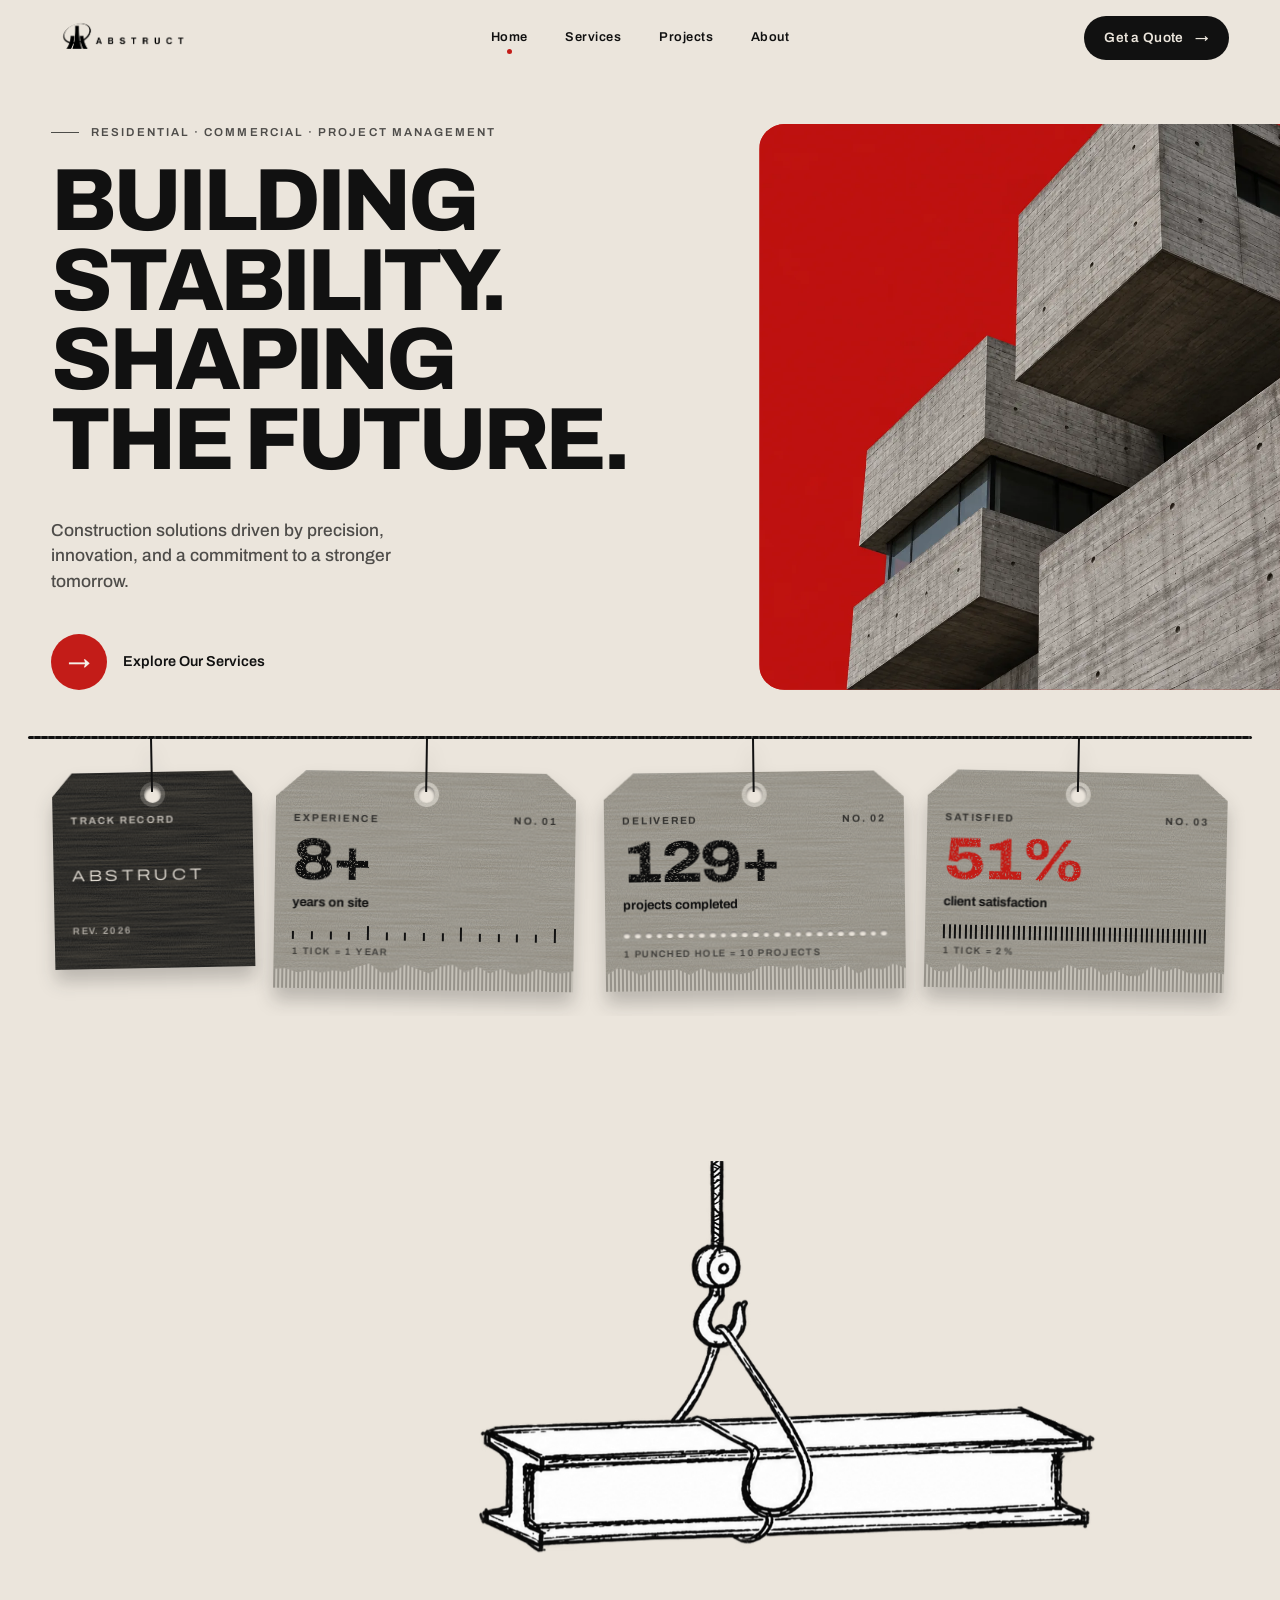
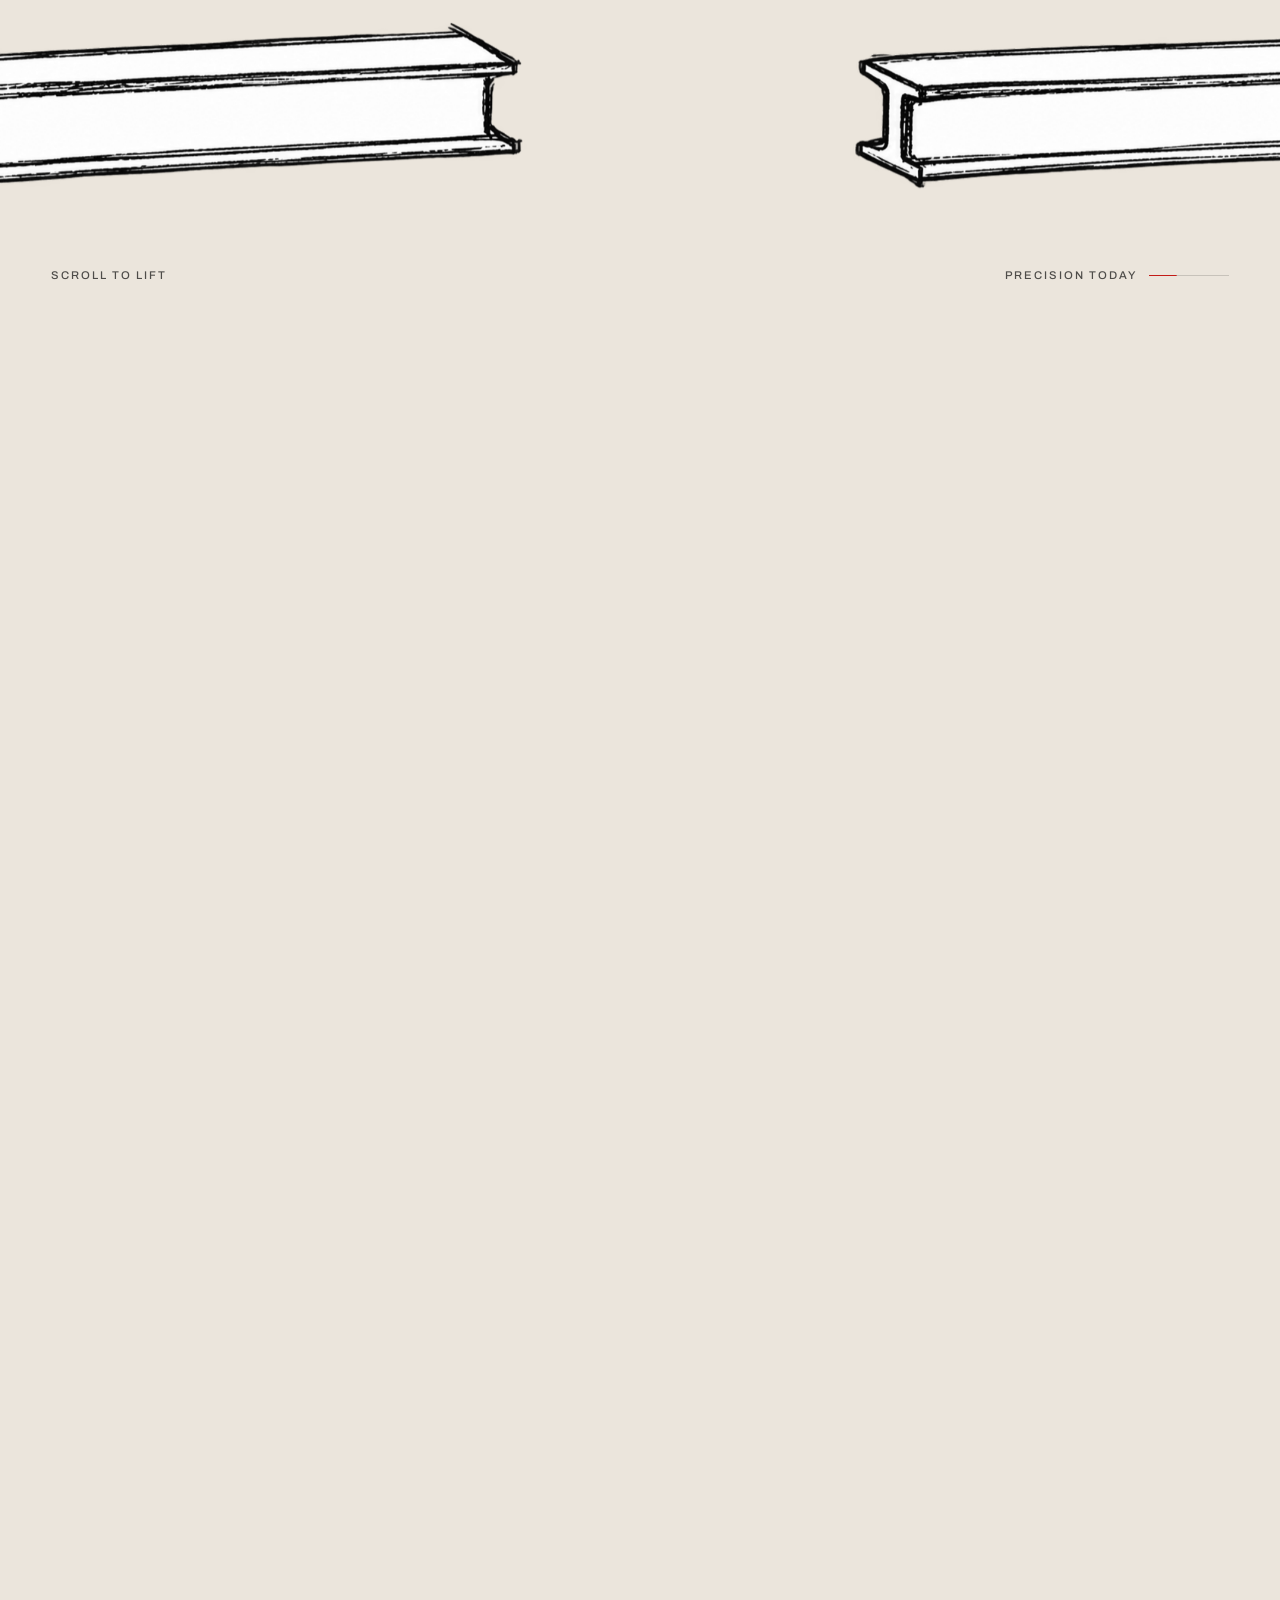
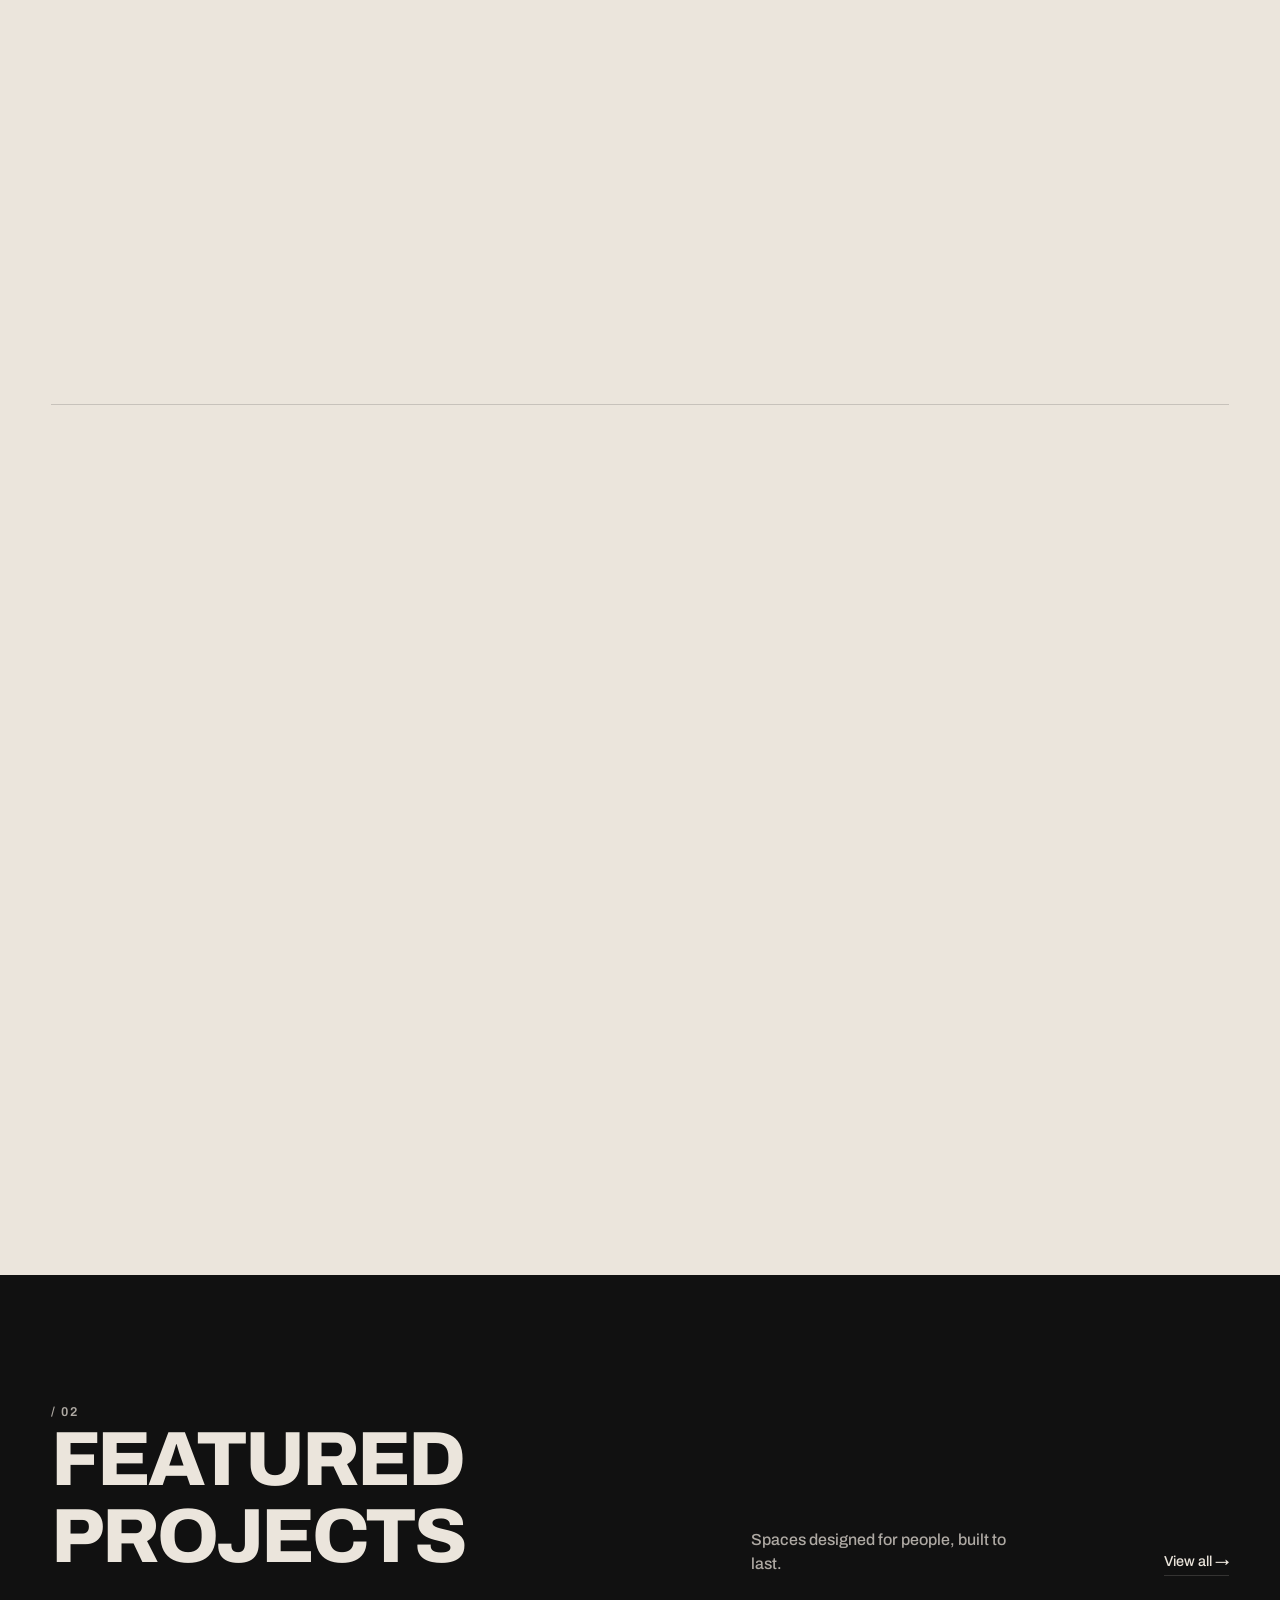
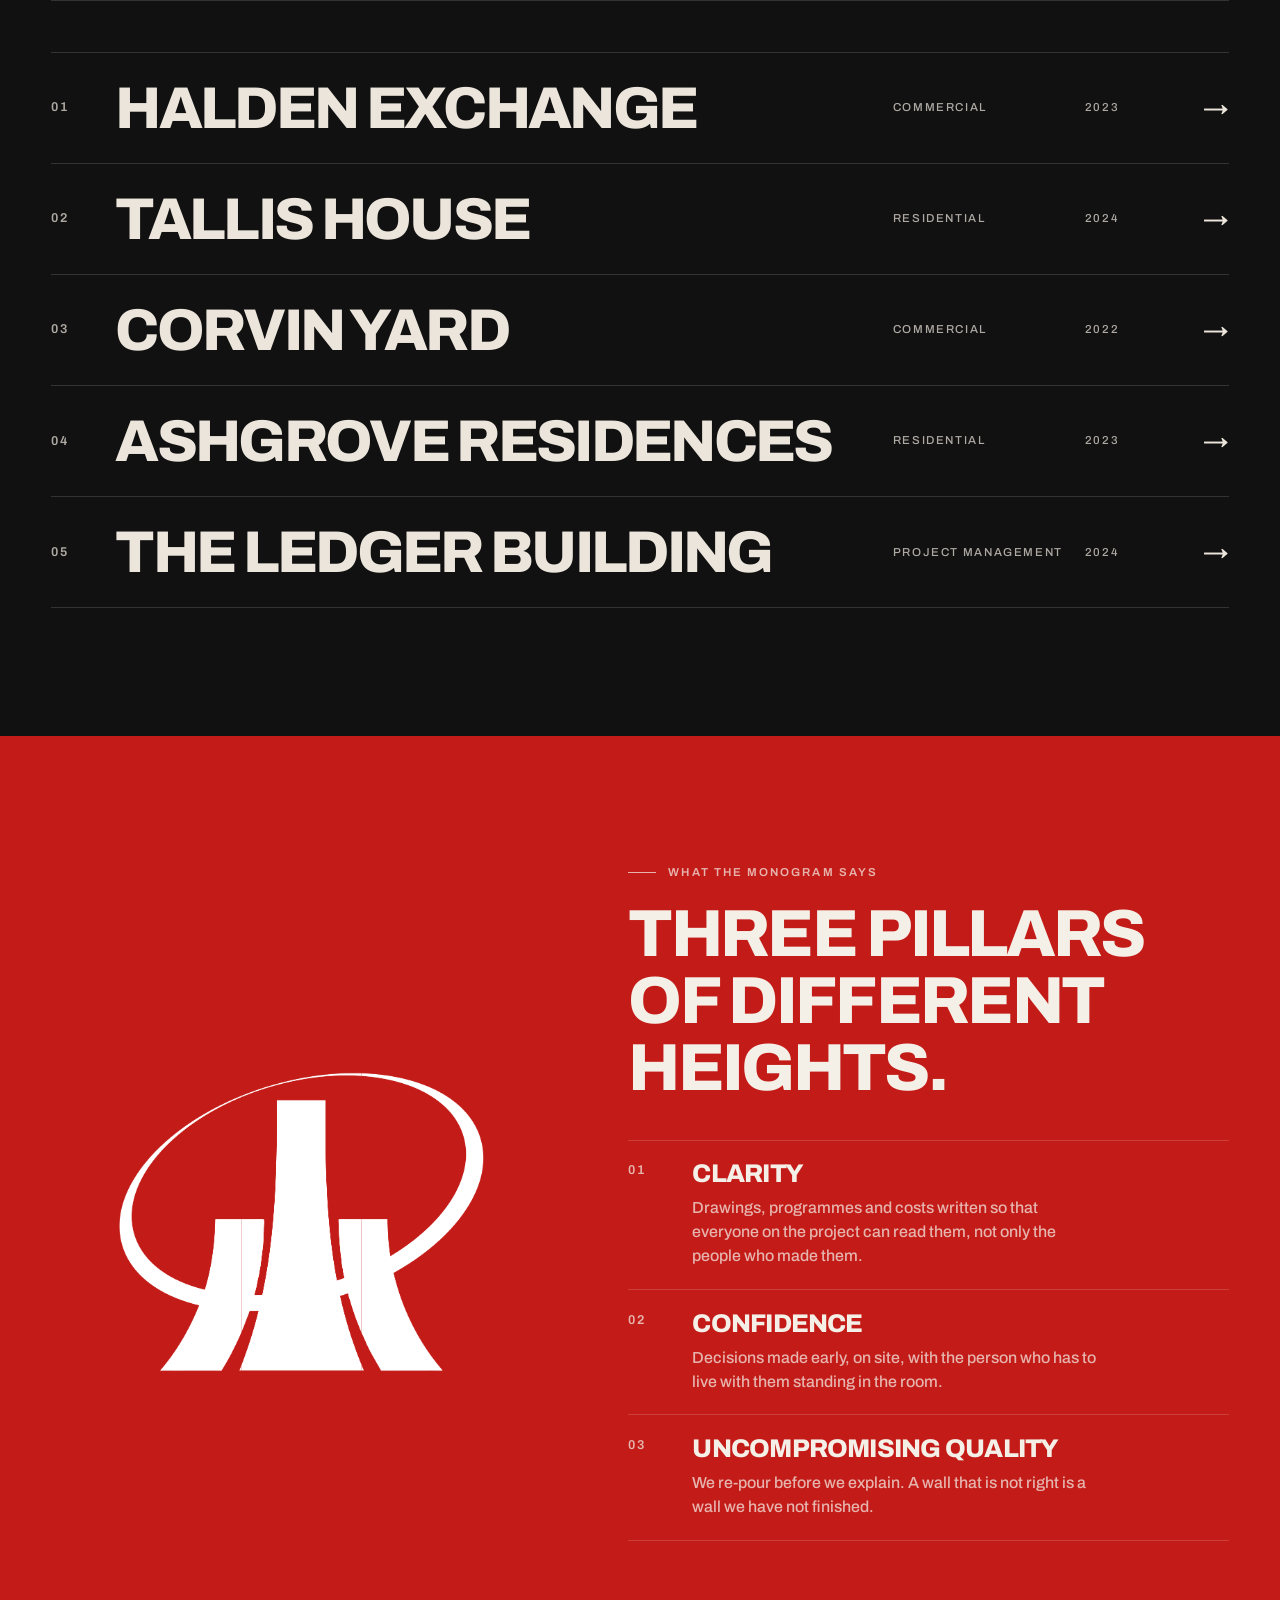
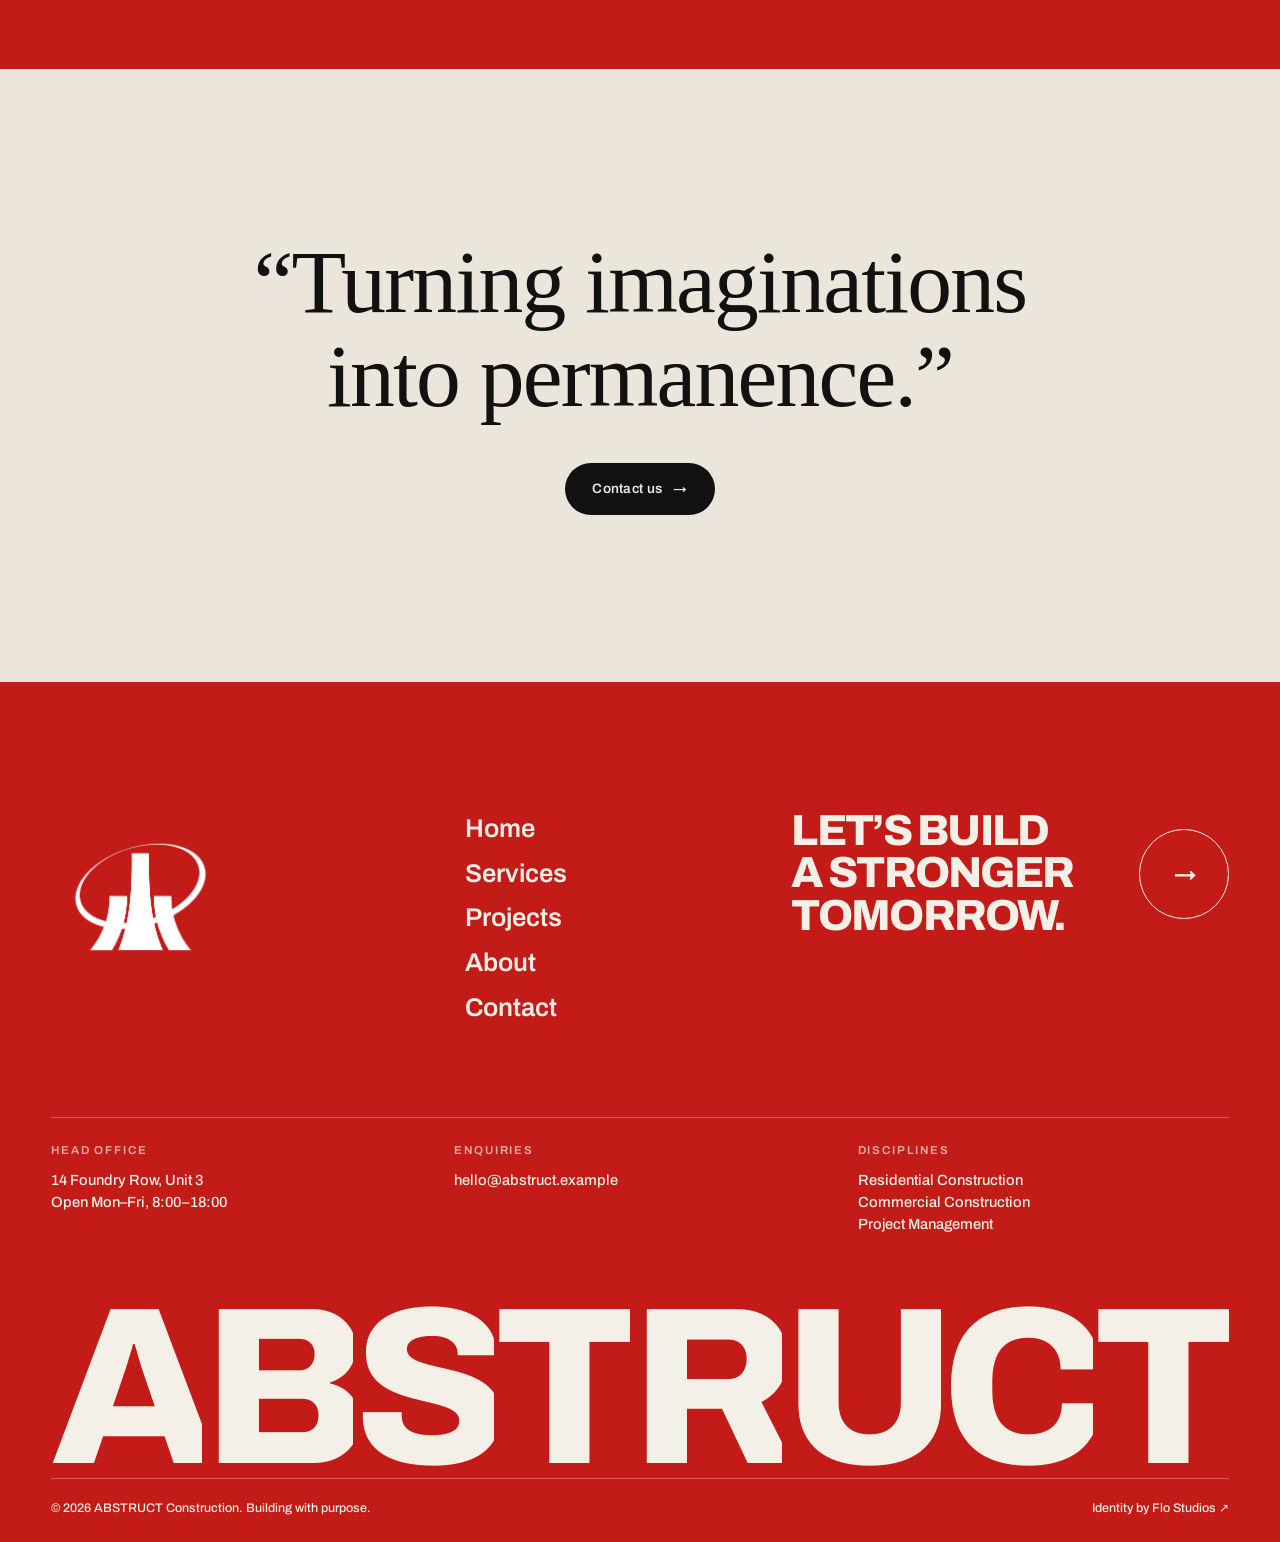
<file: index.html>
<!doctype html>
<html lang="en">
<head>
  <meta charset="utf-8">
  <meta name="viewport" content="width=device-width, initial-scale=1">
  <title>ABSTRUCT Construction | Building stability. Shaping the future.</title>
  <meta name="description" content="ABSTRUCT Construction: residential and commercial construction and project management, built on precision, integrity and lasting quality.">
  <meta name="theme-color" content="#EBE5DC">
  <script>document.documentElement.classList.add('js')</script>
  <link rel="preconnect" href="https://fonts.googleapis.com">
  <link rel="preconnect" href="https://fonts.gstatic.com" crossorigin>
  <link href="https://fonts.googleapis.com/css2?family=Archivo:wdth,wght@62..125,100..900&family=Libre+Caslon+Condensed:wght@400;700&display=swap" rel="stylesheet">
  <link rel="preload" as="image" href="assets/img/projects/hero.webp" type="image/webp" fetchpriority="high">
  <link rel="stylesheet" href="css/base.css">
  <link rel="stylesheet" href="css/home.css">
</head>
<body data-page="home" data-theme="light">
<main id="main">

  <section class="hero" id="hero" data-theme="light">
    <div class="wrap hero__grid">
      <div class="hero__copy">
        <p class="label rv">Residential · Commercial · Project Management</p>
        <h1 class="display hero__h" data-in>
          <span class="ln"><span style="--i:0">Building</span></span>
          <span class="ln"><span style="--i:1">Stability.</span></span>
          <span class="ln"><span style="--i:2">Shaping</span></span>
          <span class="ln"><span style="--i:3">the Future.</span></span>
        </h1>
        <p class="hero__p rv" style="--d:.5s">Construction solutions driven by precision, innovation, and a commitment to a stronger tomorrow.</p>
        <a class="hero__go rv" style="--d:.6s" href="services.html"><i class="circle" aria-hidden="true">→</i><span>Explore Our Services</span></a>
      </div>
      <div class="hero__art" id="heroArt"></div>
    </div>
    <div class="wrap hero__tags" data-tags></div>
  </section>

  <section class="beam" id="beam" data-theme="light" aria-label="We build trust">
    <div class="beam__stick">
      <figure class="beam__fig" id="beamFig" role="img" aria-label="We build trust. A hand-drawn steel beam is lowered by a crane onto two beams, sparks fly, and the words land.">
        <span class="layer" data-l="left"><img src="assets/img/beams/beams-left.png" alt="" decoding="async"></span>
        <span class="layer" data-l="right"><img src="assets/img/beams/beams-right.png" alt="" decoding="async"></span>
        <span class="layer layer--rope" data-l="rope"><img src="assets/img/beams/beams-rope.png" alt="" decoding="async"></span>
        <span class="layer" data-l="asm"><img src="assets/img/beams/beams-asm.png" alt="" decoding="async"></span>
        <span class="layer" data-l="we"><img src="assets/img/beams/beams-we.png" alt="" decoding="async"></span>
        <span class="layer" data-l="build"><img src="assets/img/beams/beams-build.png" alt="" decoding="async"></span>
        <span class="layer" data-l="trust"><img src="assets/img/beams/beams-trust.png" alt="" decoding="async"></span>
        <span class="spark spark--l" aria-hidden="true"></span>
        <span class="spark spark--r" aria-hidden="true"></span>
      </figure>
      <p class="beam__cap" aria-hidden="true"><span>Scroll to lift</span><span>Precision today<i class="beam__bar" id="beamBar"></i></span></p>
    </div>
  </section>

  <section class="sec" id="services" data-theme="light">
    <div class="wrap">
      <div class="sec__head">
        <div class="rv"><p class="idx">/ 01</p><h2 class="big">Our Services</h2></div>
        <div class="sec__side rv" style="--d:.1s">
          <p>From vision to structure, we deliver end-to-end construction solutions tailored to your needs.</p>
          <a class="link-line" href="services.html">View all →</a>
        </div>
      </div>
      <ul class="svc" id="svc" data-in aria-label="Services"></ul>
    </div>
  </section>

  <section class="sec" id="work" data-theme="dark">
    <div class="wrap">
      <div class="sec__head">
        <div class="rv"><p class="idx">/ 02</p><h2 class="big">Featured Projects</h2></div>
        <div class="sec__side rv" style="--d:.1s">
          <p>Spaces designed for people, built to last.</p>
          <a class="link-line" href="projects.html">View all →</a>
        </div>
      </div>
      <ul class="plist rv" id="plist"></ul>
    </div>
    <div class="peek" id="peek" aria-hidden="true"></div>
  </section>

  <section class="pillars" id="pillars" data-theme="red">
    <div class="wrap pillars__grid">
      <div class="mono" id="mono" data-in role="img" aria-label="ABSTRUCT monogram: three pillars of different heights rising through an open arc">
        <img src="assets/img/brand/logo-white.png" alt="" loading="lazy">
        <img src="assets/img/brand/logo-white.png" alt="" loading="lazy">
        <img src="assets/img/brand/logo-white.png" alt="" loading="lazy">
      </div>
      <div>
        <p class="label rv">What the monogram says</p>
        <h2 class="big rv" style="--d:.05s">Three pillars of different heights.</h2>
        <ol class="vals" id="vals"></ol>
      </div>
    </div>
  </section>

  <section class="quote" data-theme="light" aria-label="Closing statement">
    <div class="wrap">
      <blockquote class="rv">“Turning imaginations into permanence.”</blockquote>
      <a class="btn rv" style="--d:.15s" href="contact.html">Contact us <span class="arr" aria-hidden="true">→</span></a>
    </div>
  </section>

</main>
<script src="js/core.js"></script>
<script src="js/tags.js"></script>
<script src="js/data.js"></script>
<script src="js/home.js"></script>
</body>
</html>
</file>
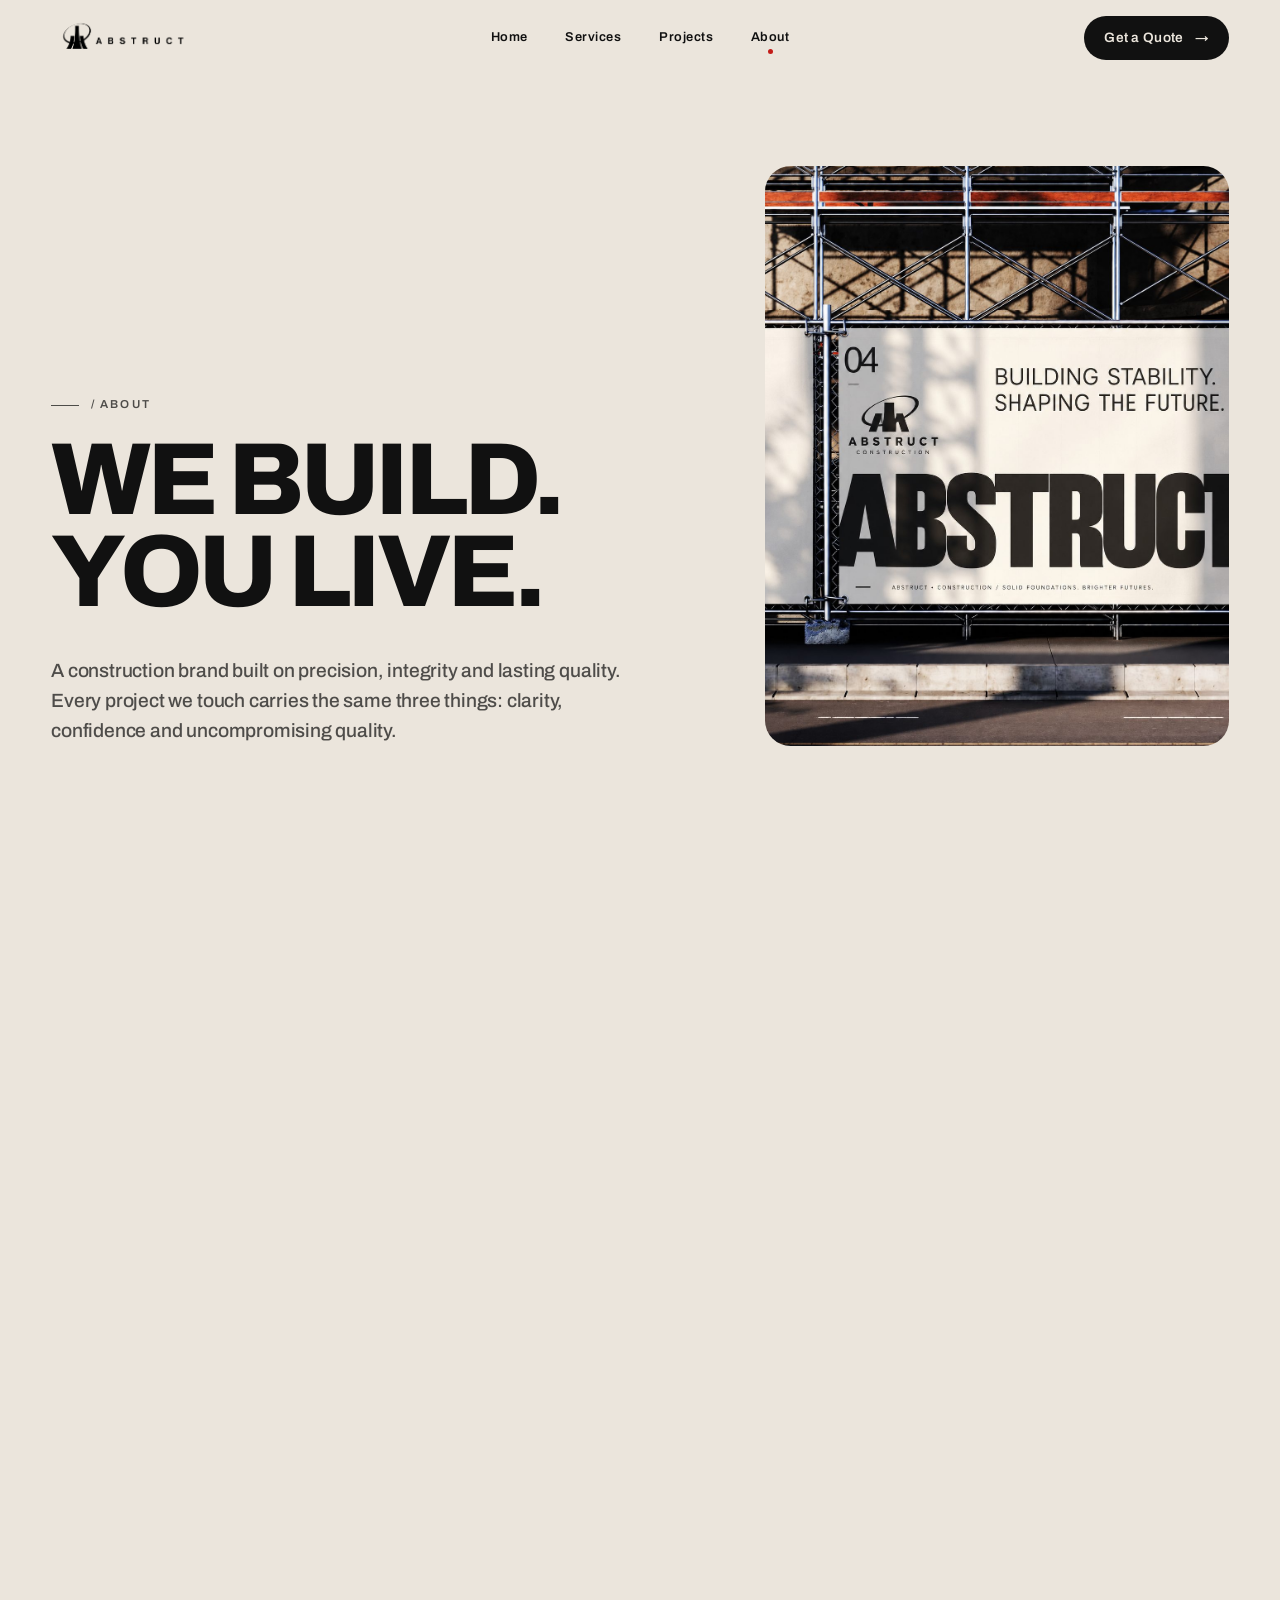
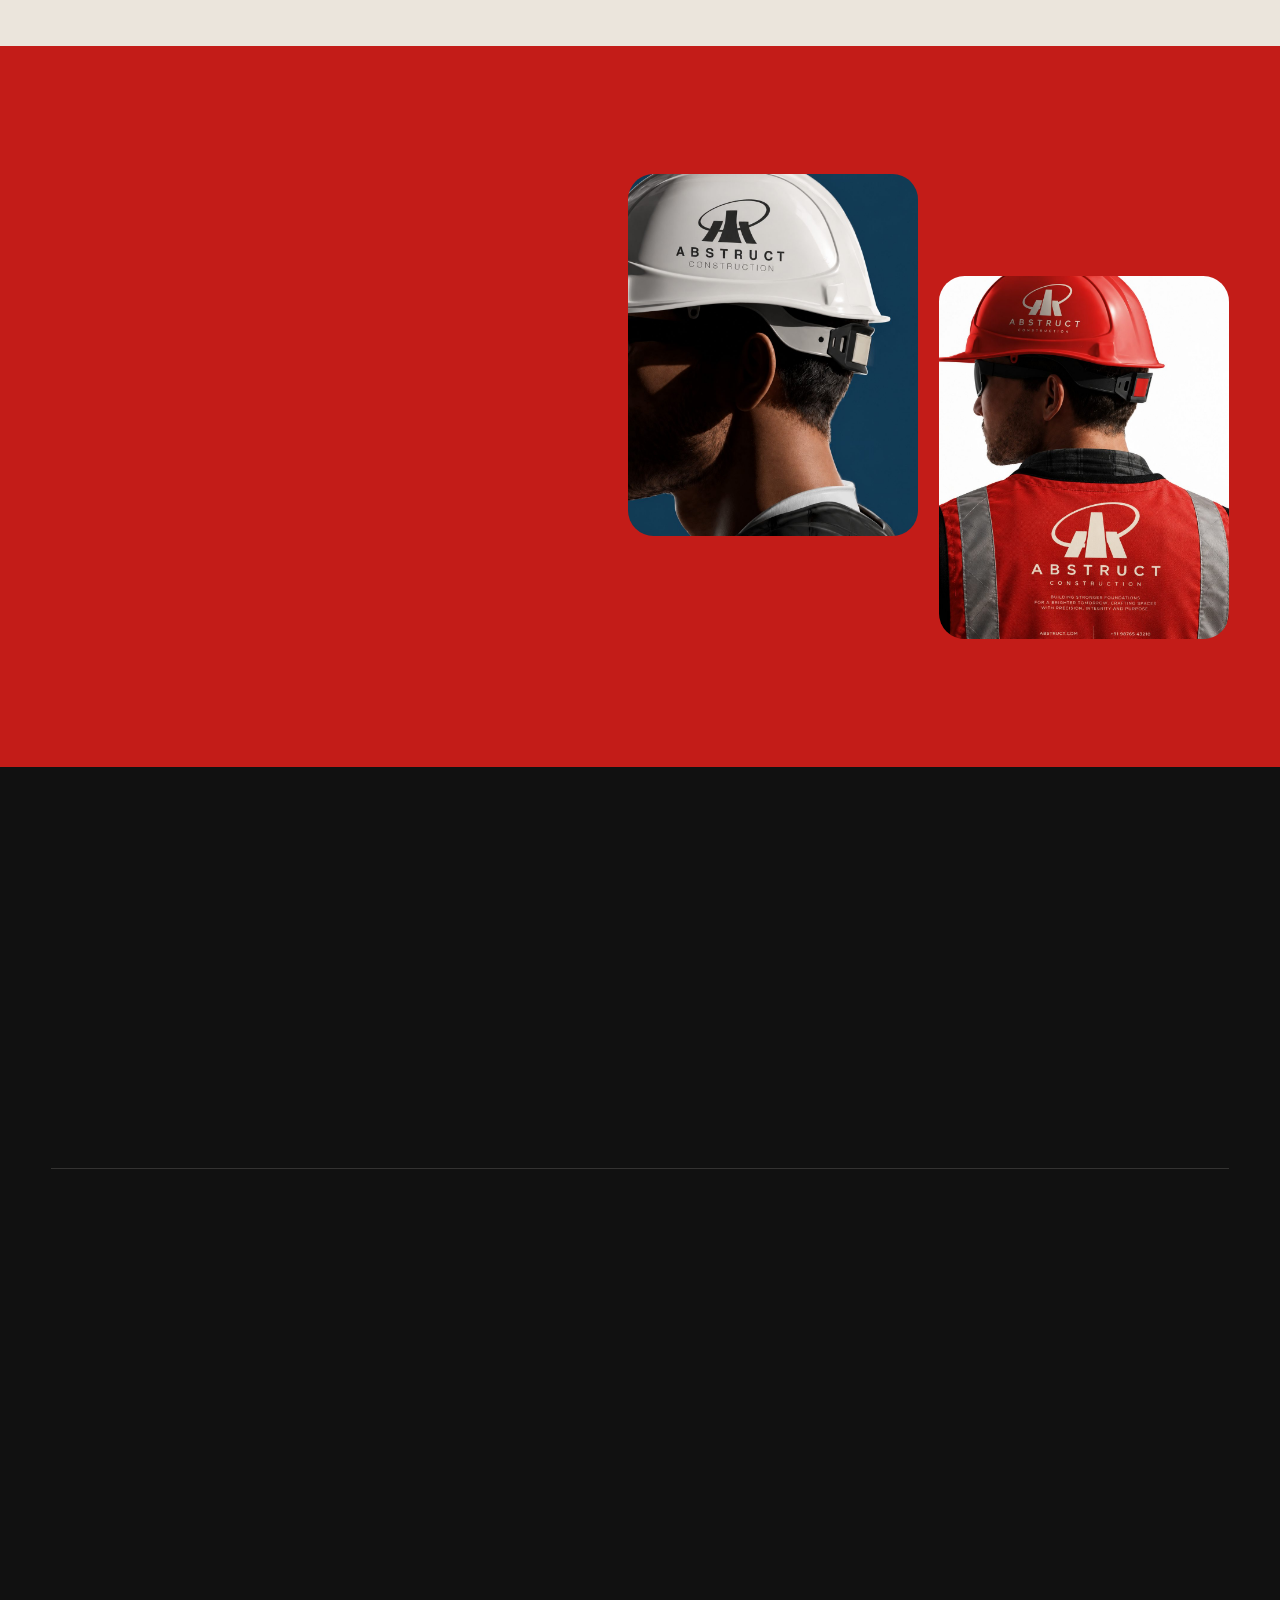
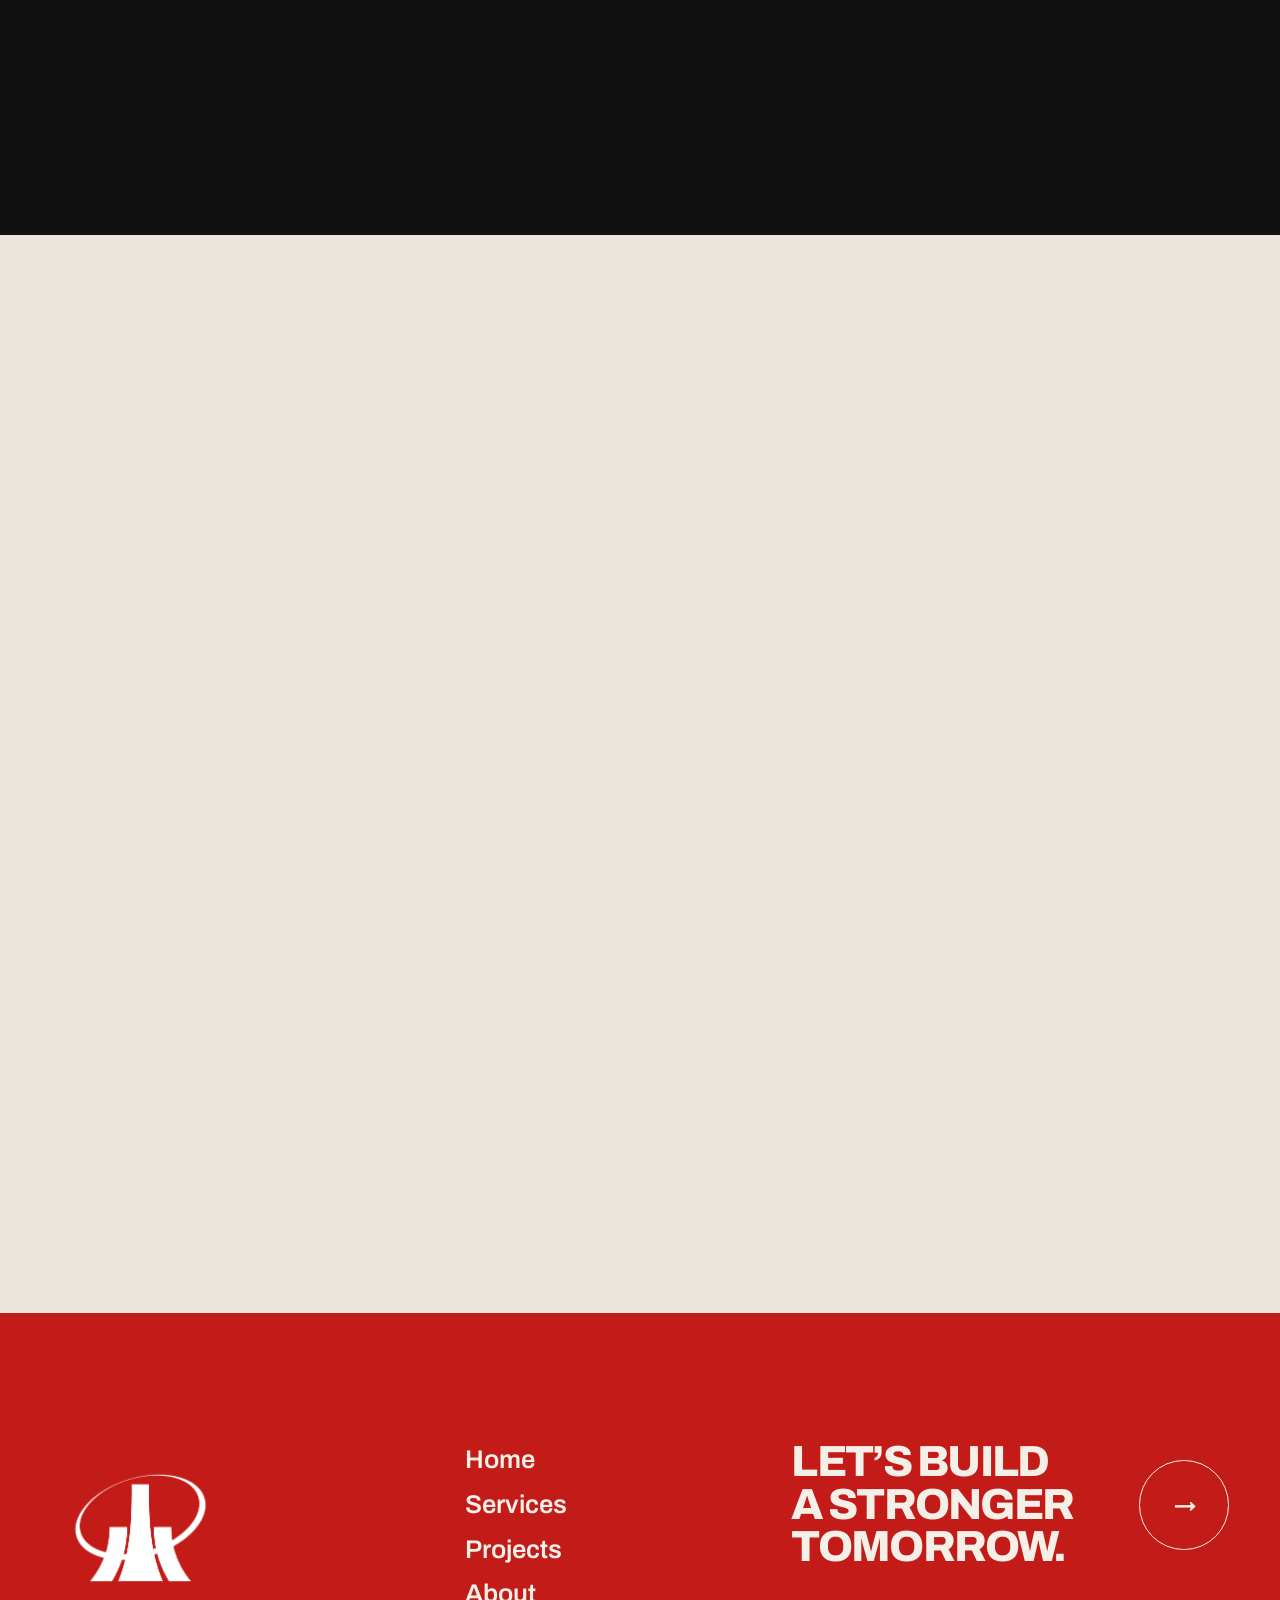
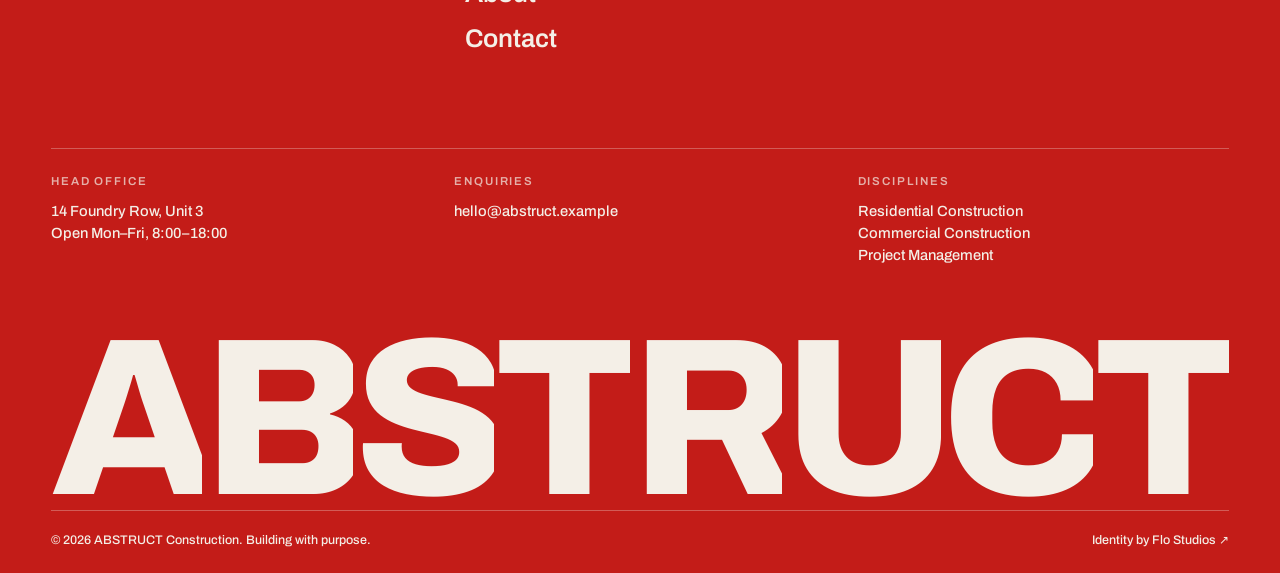
<file: about.html>
<!doctype html>
<html lang="en">
<head>
  <meta charset="utf-8">
  <meta name="viewport" content="width=device-width, initial-scale=1">
  <title>About | ABSTRUCT Construction</title>
  <meta name="description" content="ABSTRUCT is a construction brand built on precision, integrity and lasting quality. We build. You live.">
  <meta name="theme-color" content="#EBE5DC">
  <script>document.documentElement.classList.add('js')</script>
  <link rel="preconnect" href="https://fonts.googleapis.com">
  <link rel="preconnect" href="https://fonts.gstatic.com" crossorigin>
  <link href="https://fonts.googleapis.com/css2?family=Archivo:wdth,wght@62..125,100..900&family=Libre+Caslon+Condensed:wght@400;700&display=swap" rel="stylesheet">
  <link rel="stylesheet" href="css/base.css">
  <link rel="stylesheet" href="css/home.css">
  <link rel="stylesheet" href="css/inner.css">
</head>
<body data-page="about" data-theme="light">
<main id="main">

  <section class="phead" data-theme="light">
    <div class="wrap about-hero__grid">
      <div>
        <p class="label rv">/ About</p>
        <h1 class="display" data-in style="font-size:clamp(3rem,8vw,9.5rem)">
          <span class="ln"><span style="--i:0">We build.</span></span>
          <span class="ln"><span style="--i:1">You live.</span></span>
        </h1>
        <p class="lede rv" style="--d:.35s;margin-top:clamp(1.5rem,3vw,2.5rem);color:var(--ink-2)">A construction brand built on precision, integrity and lasting quality. Every project we touch carries the same three things: clarity, confidence and uncompromising quality.</p>
      </div>
      <figure class="about-hero__fig img-rv"><img src="assets/img/web/billboard.jpg" alt="An ABSTRUCT site hoarding reading Building stability. Shaping the future., in front of scaffolding"></figure>
    </div>
  </section>

  <section data-theme="light" aria-label="ABSTRUCT track record" style="padding-bottom:var(--gap)">
    <div class="wrap" data-tags></div>
  </section>

  <section class="sec" data-theme="light" style="padding-top:0" aria-label="Our story">
    <div class="wrap story">
      <div>
        <p class="label rv">Our story</p>
        <p class="big rv" style="--d:.05s">We gave construction an identity as considered as the structures it delivers.</p>
      </div>
      <div class="story__cols">
        <p class="rv lede" style="--d:.1s">ABSTRUCT started on a simple complaint: buildings were being sold on renders and delivered on excuses. We set up to do it the other way round, with fewer promises, written down, and kept.</p>
        <p class="rv" style="--d:.2s">Today we are site managers, engineers and cost planners working across residential, commercial and project management briefs. The structure is the same on every job: a named lead, a weekly look-ahead, and nothing hidden from the client.</p>
        <p class="rv" style="--d:.3s"><a class="btn" href="projects.html">See the work <span class="arr" aria-hidden="true">→</span></a></p>
      </div>
    </div>
  </section>

  <section class="sec" data-theme="red" aria-label="People and safety">
    <div class="wrap ppl">
      <div>
        <p class="label rv">People</p>
        <h2 class="big rv" style="--d:.05s">Red is for being seen.</h2>
        <p class="lede rv" style="--d:.1s">On a site, signal red does one job: it makes people visible. Hard hats, vests and barriers carry the same colour as our brand, because the brand started there.</p>
        <ul class="chips rv" style="--d:.2s;margin-top:1.75rem">
          <li class="chip is-on">Safety equipment</li><li class="chip is-on">Site apparel</li><li class="chip is-on">Campaign posters</li>
        </ul>
      </div>
      <div class="ppl__figs">
        <figure class="img-rv"><img src="assets/img/web/helmet-profile.jpg" alt="White ABSTRUCT hard hat with the black logo, seen in profile" loading="lazy"></figure>
        <figure class="img-rv"><img src="assets/img/web/worker-red-gear.jpg" alt="Red ABSTRUCT hard hat and high-visibility vest with the reversed monogram" loading="lazy"></figure>
      </div>
    </div>
  </section>

  <section class="sec" data-theme="dark" aria-label="Our colours">
    <div class="wrap">
      <div class="sec__head">
        <div class="rv"><p class="idx">/ The look</p><h2 class="big">Ivory, charcoal and one red.</h2></div>
        <div class="sec__side rv" style="--d:.1s"><p>A restrained palette and a single bold accent. Hover a colour.</p></div>
      </div>
      <ul class="pal" id="pal" data-in aria-label="Colour palette"></ul>
    </div>
  </section>

  <section class="sec" data-theme="light" aria-label="How we talk">
    <div class="wrap">
      <p class="label rv">How we talk</p>
      <ul class="lines" id="lines"></ul>
    </div>
  </section>

</main>
<script src="js/core.js"></script>
<script src="js/tags.js"></script>
<script src="js/data.js"></script>
<script src="js/about.js"></script>
</body>
</html>
</file>
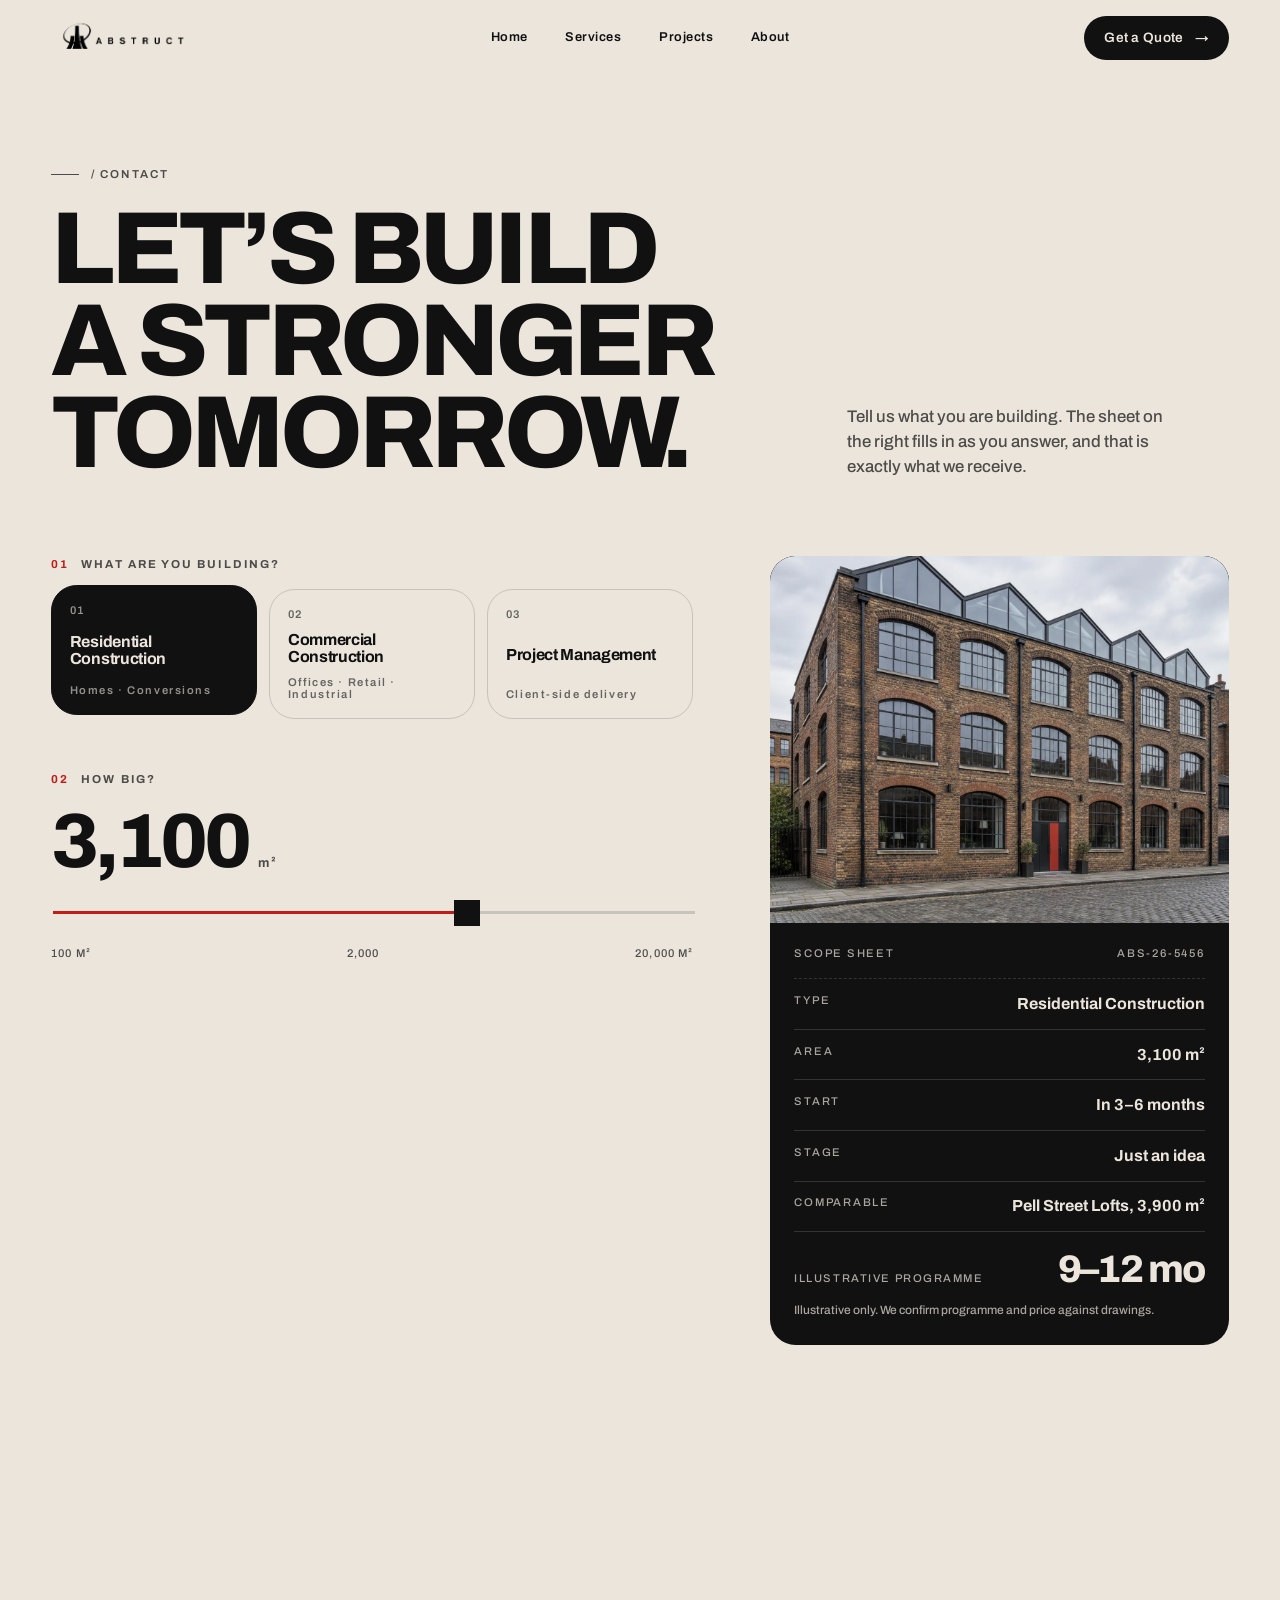
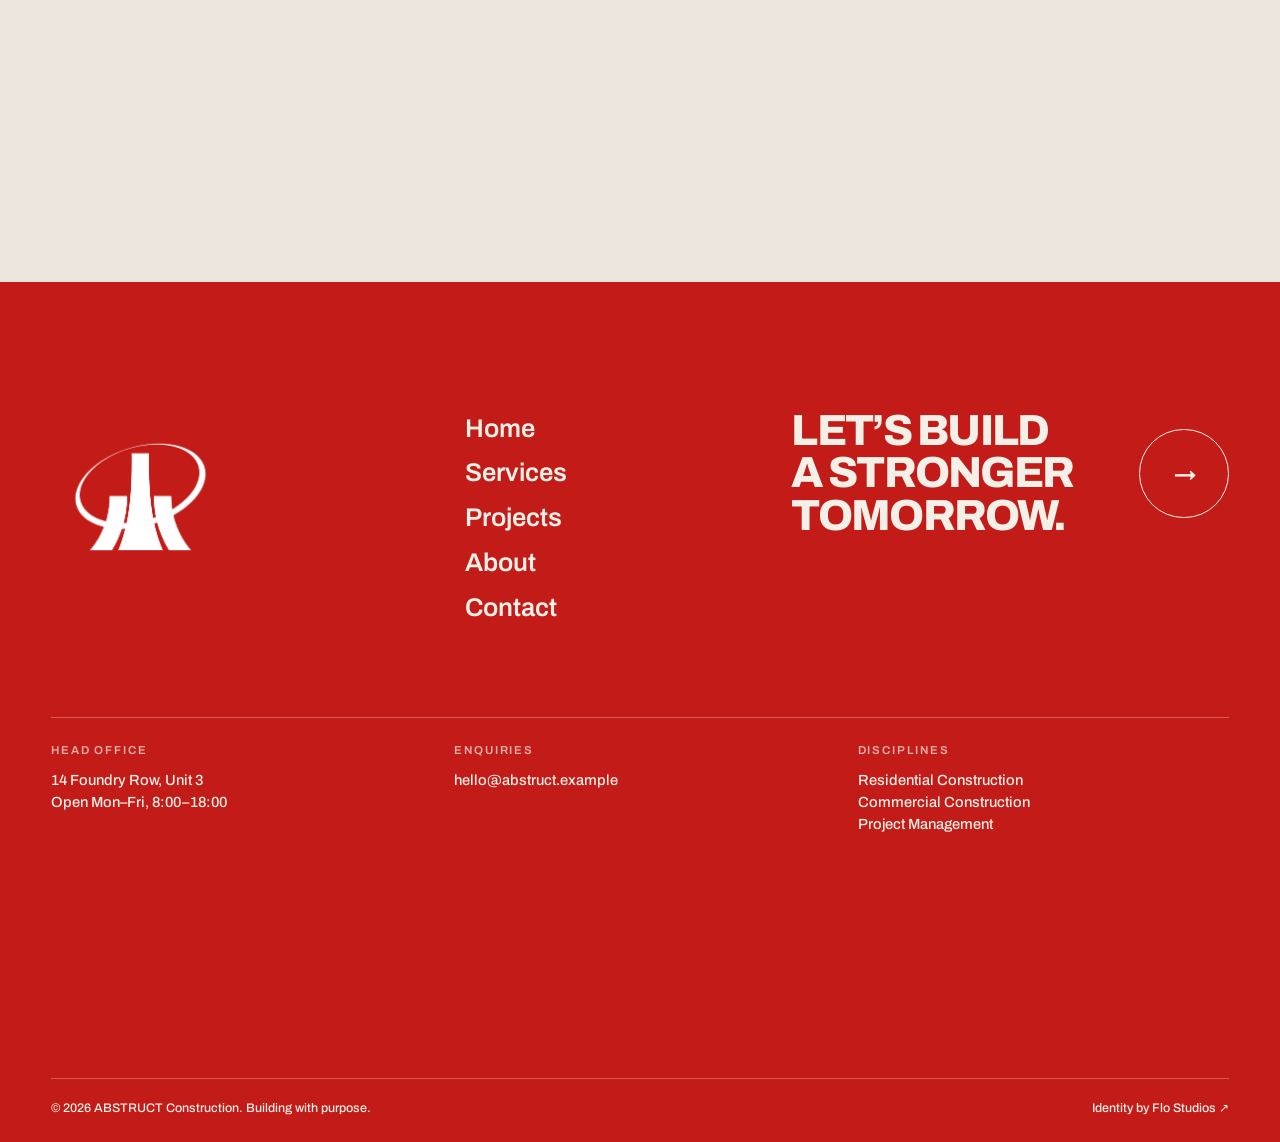
<file: contact.html>
<!doctype html>
<html lang="en">
<head>
  <meta charset="utf-8">
  <meta name="viewport" content="width=device-width, initial-scale=1">
  <title>Get a Quote | ABSTRUCT Construction</title>
  <meta name="description" content="Tell ABSTRUCT what you are building. Choose a type, size and timeline and see your scope sheet take shape.">
  <meta name="theme-color" content="#EBE5DC">
  <script>document.documentElement.classList.add('js')</script>
  <link rel="preconnect" href="https://fonts.googleapis.com">
  <link rel="preconnect" href="https://fonts.gstatic.com" crossorigin>
  <link href="https://fonts.googleapis.com/css2?family=Archivo:wdth,wght@62..125,100..900&family=Libre+Caslon+Condensed:wght@400;700&display=swap" rel="stylesheet">
  <link rel="stylesheet" href="css/base.css">
  <link rel="stylesheet" href="css/home.css">
  <link rel="stylesheet" href="css/inner.css">
</head>
<body data-page="contact" data-theme="light">
<main id="main">

  <section class="phead" data-theme="light">
    <div class="wrap phead__grid">
      <div>
        <p class="label rv">/ Contact</p>
        <h1 class="display" data-in style="font-size:clamp(2.8rem,8vw,8.8rem)">
          <span class="ln"><span style="--i:0">Let’s build</span></span>
          <span class="ln"><span style="--i:1">a stronger</span></span>
          <span class="ln"><span style="--i:2">tomorrow.</span></span>
        </h1>
      </div>
      <div class="phead__side rv" style="--d:.3s">
        <p>Tell us what you are building. The sheet on the right fills in as you answer, and that is exactly what we receive.</p>
      </div>
    </div>
  </section>

  <section data-theme="light" aria-label="Quote builder">
    <div class="wrap contact">
      <form id="quote" novalidate autocomplete="on">

        <fieldset class="fs rv">
          <legend><b>01</b> What are you building?</legend>
          <div class="types" id="types" role="radiogroup" aria-label="Project type"></div>
        </fieldset>

        <fieldset class="fs rv">
          <legend><b>02</b> How big?</legend>
          <div class="size">
            <p class="size__v"><span id="sizeOut">3,100</span><small>m²</small></p>
            <input type="range" id="size" min="0" max="1000" step="1" value="650" aria-label="Approximate floor area in square metres" aria-valuetext="3,100 square metres">
            <div class="ticks" aria-hidden="true"><span>100 m²</span><span>2,000</span><span>20,000 m²</span></div>
          </div>
        </fieldset>

        <fieldset class="fs rv">
          <legend><b>03</b> When do you want to start?</legend>
          <div class="seg" id="timeline" role="radiogroup" aria-label="Timeline"></div>
        </fieldset>

        <fieldset class="fs rv">
          <legend><b>04</b> Where are you now?</legend>
          <div class="seg" id="stage" role="radiogroup" aria-label="Project stage"></div>
        </fieldset>

        <fieldset class="fs rv">
          <legend><b>05</b> Who are we talking to?</legend>
          <div class="fields">
            <div class="field"><label for="f-name">Name</label><input id="f-name" name="name" type="text" autocomplete="name" required aria-describedby="e-name"><span class="field__err" id="e-name" aria-live="polite"></span></div>
            <div class="field"><label for="f-email">Email</label><input id="f-email" name="email" type="email" autocomplete="email" required aria-describedby="e-email"><span class="field__err" id="e-email" aria-live="polite"></span></div>
            <div class="field"><label for="f-phone">Phone (optional)</label><input id="f-phone" name="phone" type="tel" autocomplete="tel"></div>
            <div class="field"><label for="f-site">Site location (optional)</label><input id="f-site" name="site" type="text"></div>
            <div class="field field--full"><label for="f-msg">Anything we should know</label><textarea id="f-msg" name="message" rows="3"></textarea></div>
          </div>
        </fieldset>

        <div class="send rv">
          <button class="btn" type="submit" data-cursor="Send">Send my brief <span class="arr" aria-hidden="true">→</span></button>
          <small>This opens a pre-written email in your mail app. Nothing is sent until you press send there.</small>
        </div>

        <div class="sent" id="sent" role="status" aria-live="polite">
          <h3>Brief ready.</h3>
          <p>Your email app should have opened with the scope sheet filled in. If nothing happened, copy the summary and send it to <strong>hello@abstruct.example</strong>.</p>
          <div class="sent__row">
            <a class="btn" id="sentMail" href="#">Open email again</a>
            <button class="btn" type="button" id="sentCopy">Copy summary</button>
          </div>
        </div>
      </form>

      <aside class="ticket" id="ticket" aria-label="Your scope sheet">
        <div class="ticket__art" id="tArt"></div>
        <span class="stamp" aria-hidden="true">Received</span>
        <div class="ticket__body">
          <p class="ticket__ref"><span>Scope sheet</span><span id="tRef">ABS-26-0000</span></p>
          <dl>
            <div><dt>Type</dt><dd id="tType"></dd></div>
            <div><dt>Area</dt><dd id="tSize"></dd></div>
            <div><dt>Start</dt><dd id="tTime"></dd></div>
            <div><dt>Stage</dt><dd id="tStage"></dd></div>
            <div><dt>Comparable</dt><dd id="tCmp"></dd></div>
          </dl>
          <div class="ticket__est"><span>Illustrative programme</span><b id="tEst"></b></div>
          <p class="ticket__note">Illustrative only. We confirm programme and price against drawings.</p>
        </div>
      </aside>
    </div>
  </section>

</main>
<script src="js/core.js"></script>
<script src="js/data.js"></script>
<script src="js/contact.js"></script>
</body>
</html>
</file>
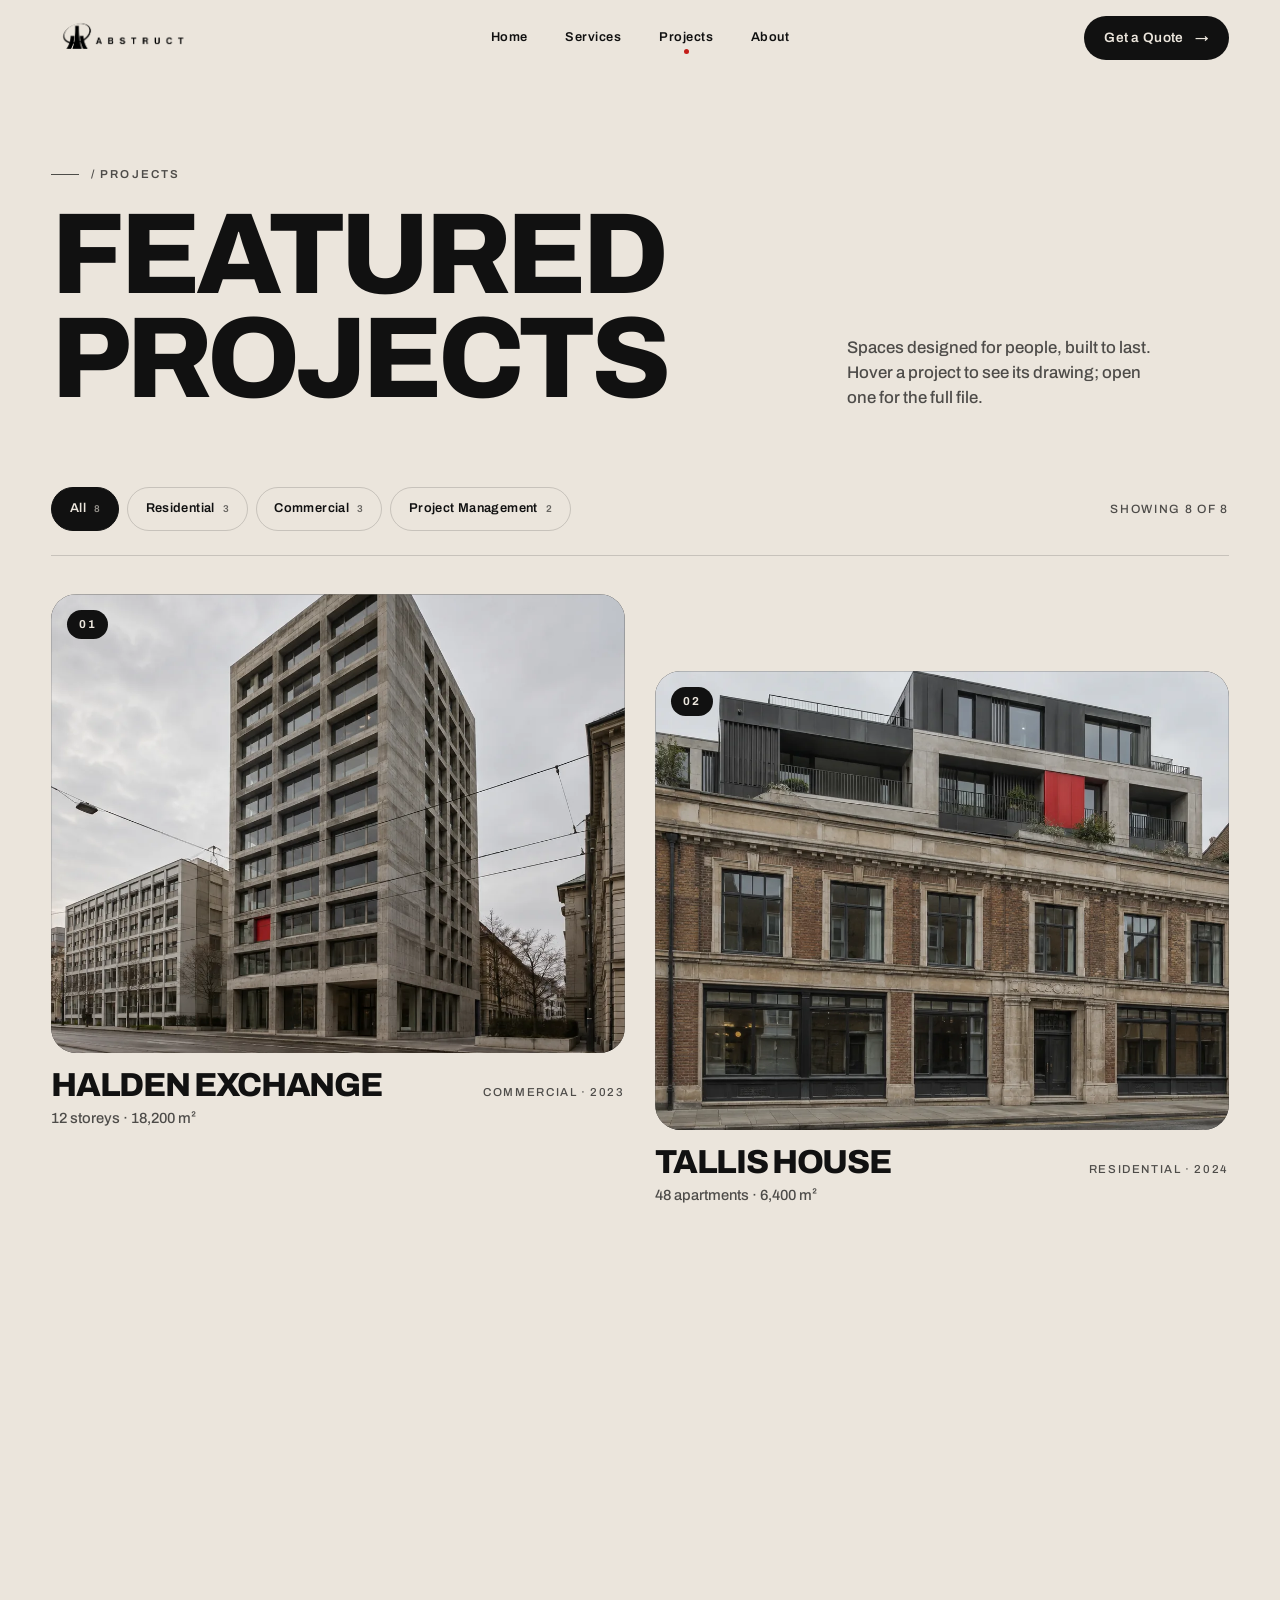
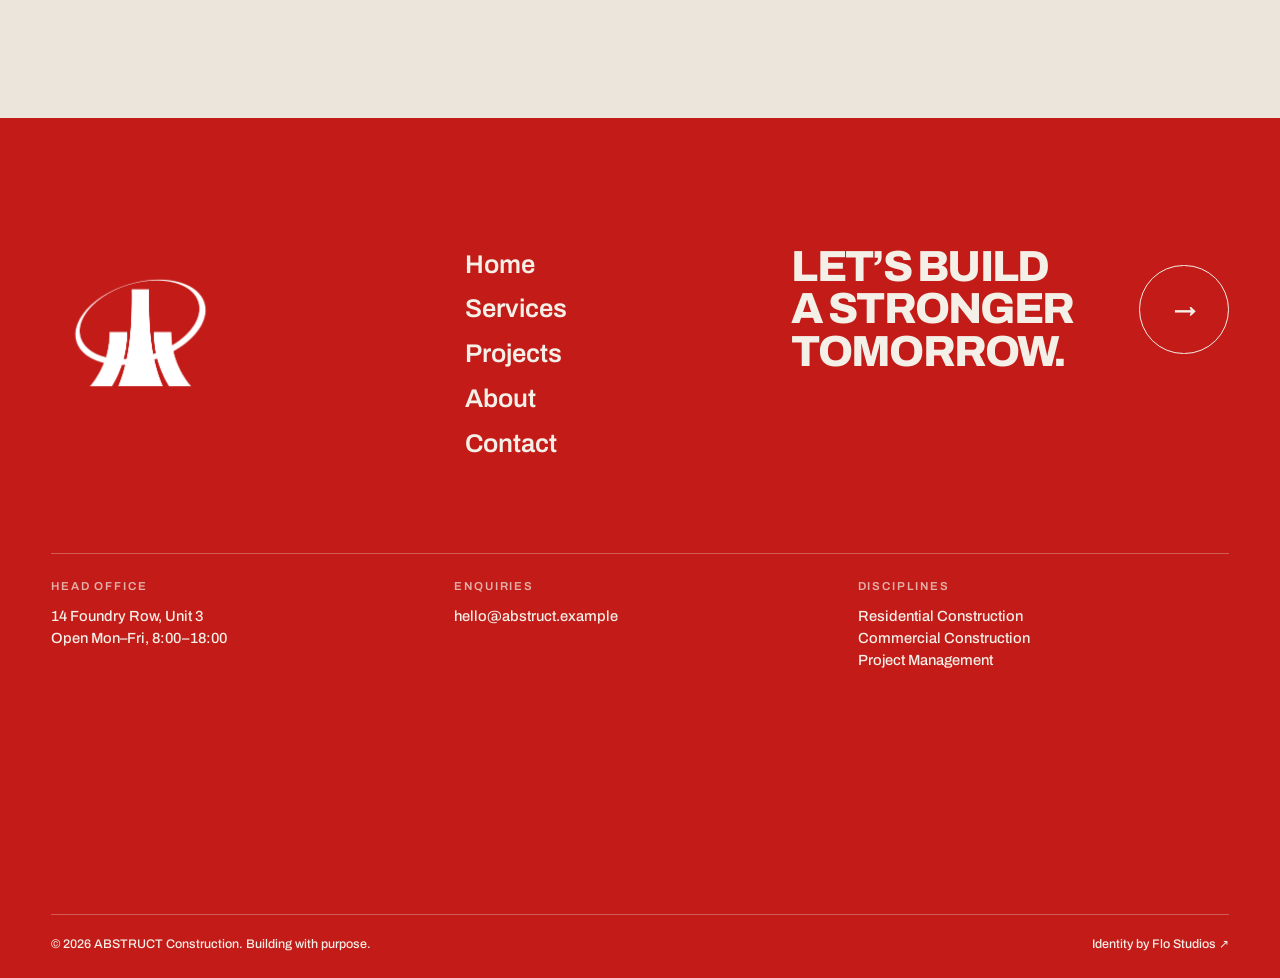
<file: projects.html>
<!doctype html>
<html lang="en">
<head>
  <meta charset="utf-8">
  <meta name="viewport" content="width=device-width, initial-scale=1">
  <title>Projects | ABSTRUCT Construction</title>
  <meta name="description" content="Featured projects from ABSTRUCT Construction: spaces designed for people, built to last.">
  <meta name="theme-color" content="#EBE5DC">
  <script>document.documentElement.classList.add('js')</script>
  <link rel="preconnect" href="https://fonts.googleapis.com">
  <link rel="preconnect" href="https://fonts.gstatic.com" crossorigin>
  <link href="https://fonts.googleapis.com/css2?family=Archivo:wdth,wght@62..125,100..900&family=Libre+Caslon+Condensed:wght@400;700&display=swap" rel="stylesheet">
  <link rel="stylesheet" href="css/base.css">
  <link rel="stylesheet" href="css/home.css">
  <link rel="stylesheet" href="css/inner.css">
</head>
<body data-page="projects" data-theme="light">
<main id="main">

  <section class="phead" data-theme="light">
    <div class="wrap phead__grid">
      <div>
        <p class="label rv">/ Projects</p>
        <h1 class="display" data-in>
          <span class="ln"><span style="--i:0">Featured</span></span>
          <span class="ln"><span style="--i:1">Projects</span></span>
        </h1>
      </div>
      <div class="phead__side rv" style="--d:.2s">
        <p>Spaces designed for people, built to last. Hover a project to see its drawing; open one for the full file.</p>
      </div>
    </div>
  </section>

  <section data-theme="light" aria-label="All projects">
    <div class="wrap">
      <div class="pfilter rv">
        <div class="chips" id="pChips" role="group" aria-label="Filter projects"></div>
        <p class="pfilter__count" id="pCount" aria-live="polite"></p>
      </div>
      <div class="pgrid" id="pgrid"></div>
    </div>
  </section>

</main>

<div class="dossier" id="dossier" role="dialog" aria-modal="true" aria-labelledby="dName" aria-hidden="true">
  <div class="dossier__grid">
    <div class="stage" id="stage" data-mode="render">
      <div class="stage__render" id="stR"></div>
      <div class="stage__bp" id="stB"></div>
      <i class="stage__scan" aria-hidden="true"></i>
      <div class="mode" role="group" aria-label="View mode">
        <button type="button" data-m="render" aria-pressed="true">Photo</button>
        <button type="button" data-m="blueprint" aria-pressed="false">Blueprint</button>
      </div>
    </div>
    <div class="dossier__info">
      <div class="dossier__top dossier__in" style="--k:0"><span class="idx" id="dCount"></span><button type="button" class="dossier__x" id="dClose" aria-label="Close project">✕</button></div>
      <div class="dossier__in" style="--k:1"><p class="dossier__type" id="dType"></p><h2 class="display" id="dName"></h2></div>
      <p class="dossier__sum dossier__in" style="--k:2" id="dSum"></p>
      <div class="trio dossier__in" style="--k:3" id="dTrio"></div>
      <dl class="facts dossier__in" style="--k:4" id="dFacts"></dl>
      <div class="dossier__nav dossier__in" style="--k:5">
        <button type="button" class="btn btn--ghost" id="dPrev">← Prev</button>
        <button type="button" class="btn" id="dNext">Next →</button>
        <a class="btn btn--ghost" id="dQuote" href="contact.html">Start a similar project</a>
      </div>
    </div>
  </div>
</div>

<script src="js/core.js"></script>
<script src="js/data.js"></script>
<script src="js/blueprints.js"></script>
<script src="js/blueprint.js"></script>
<script src="js/projects.js"></script>
</body>
</html>
</file>
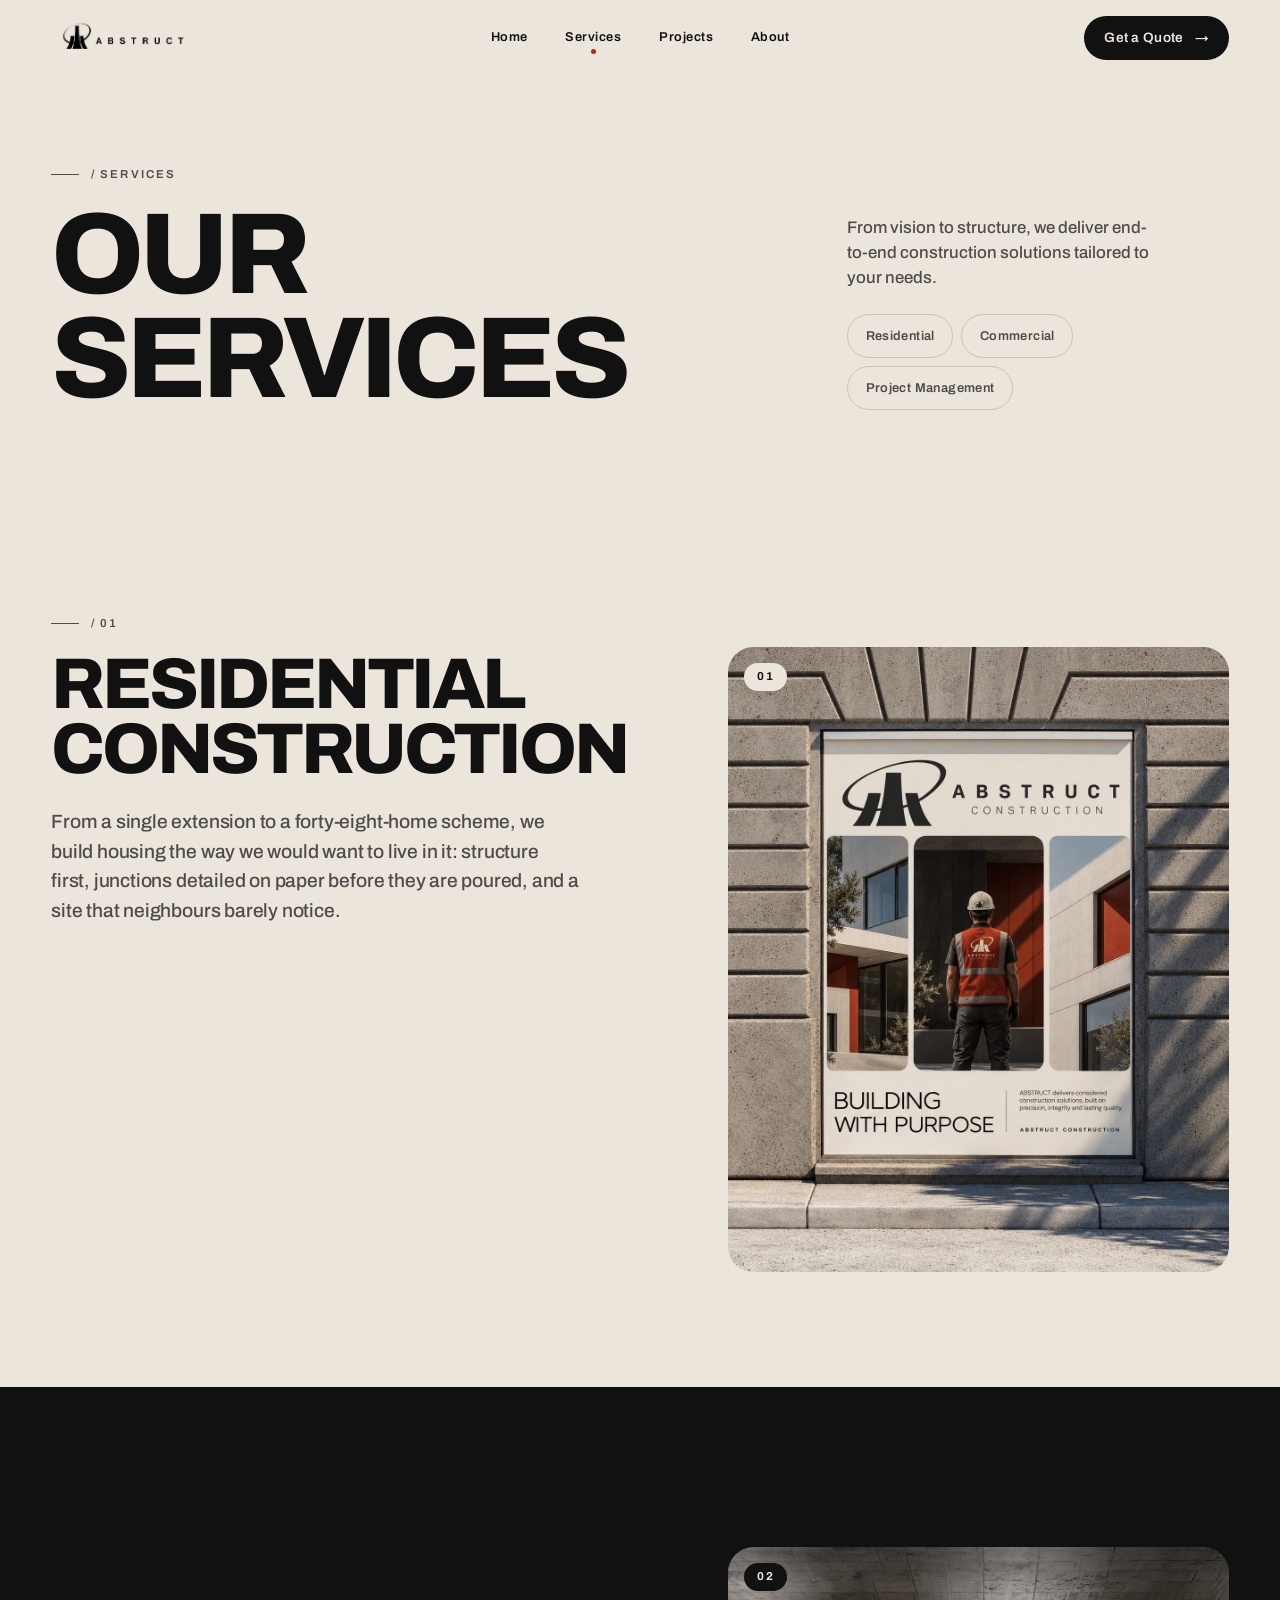
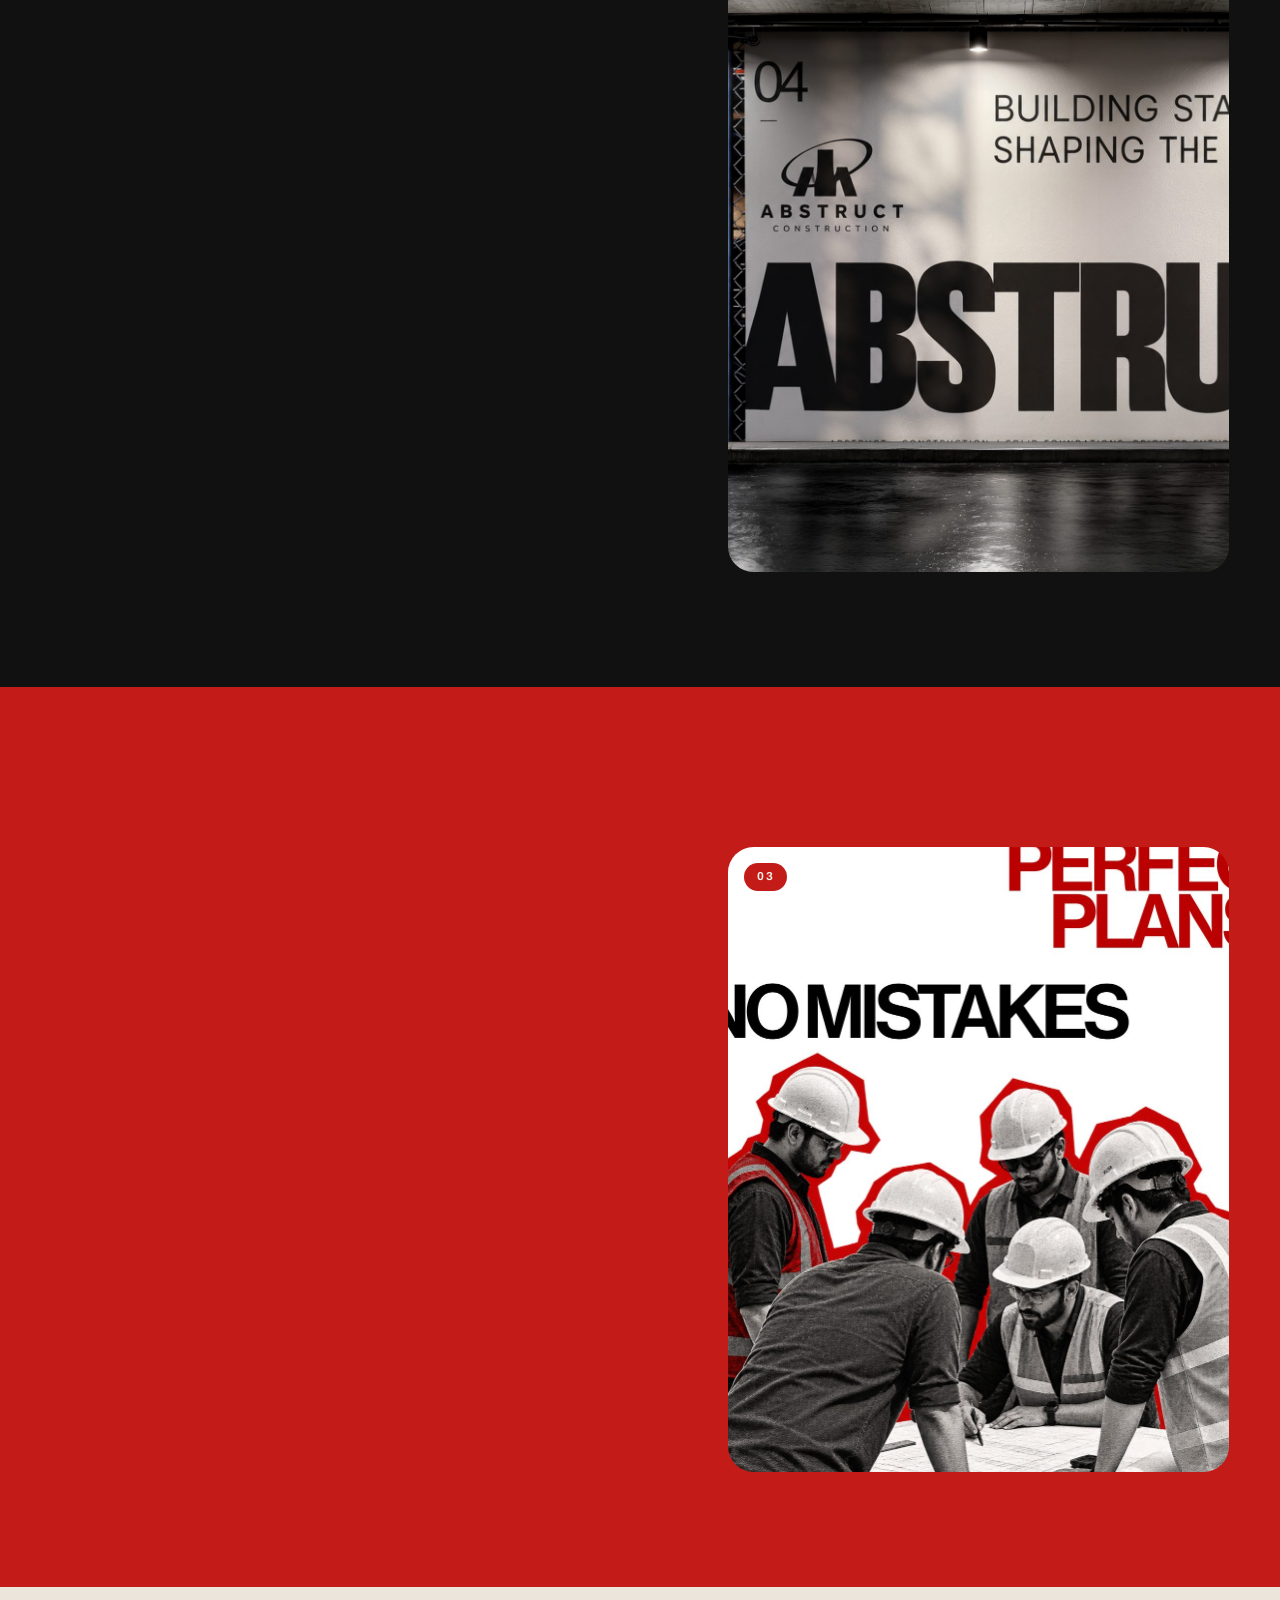
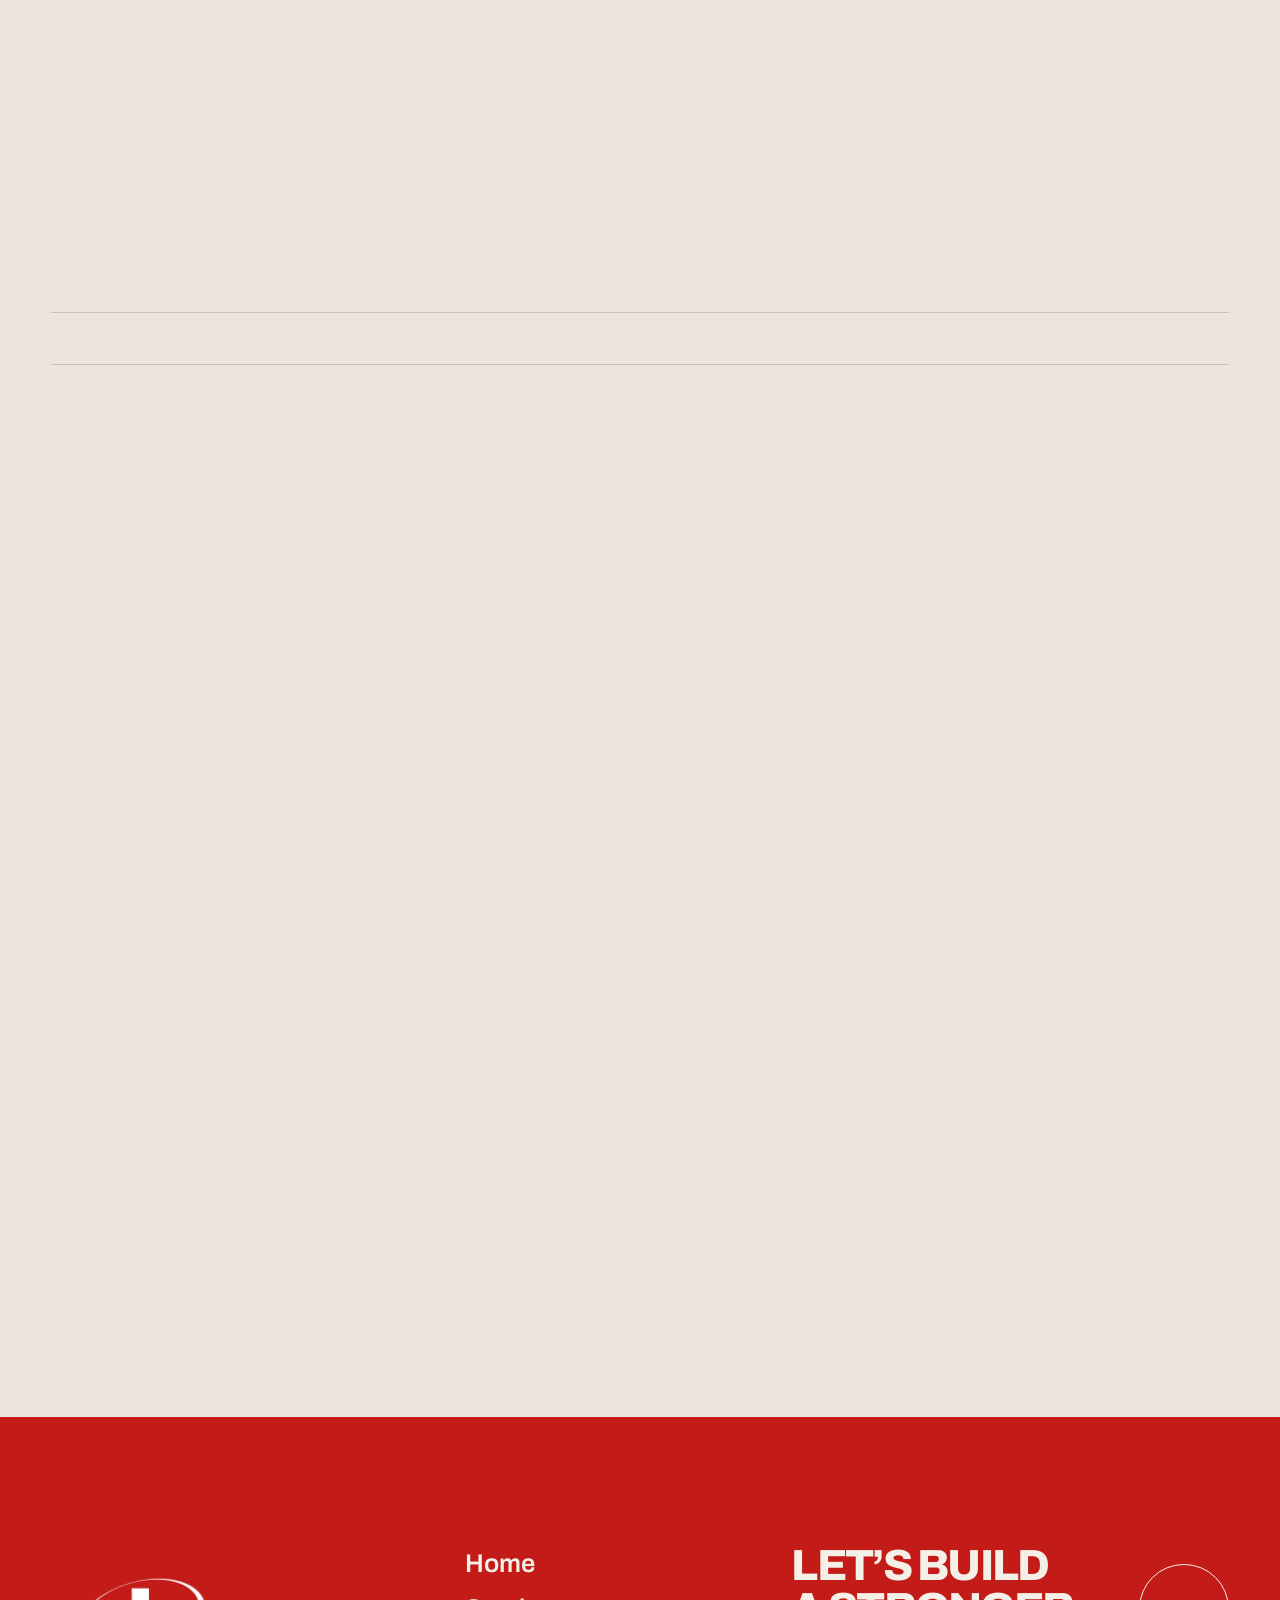
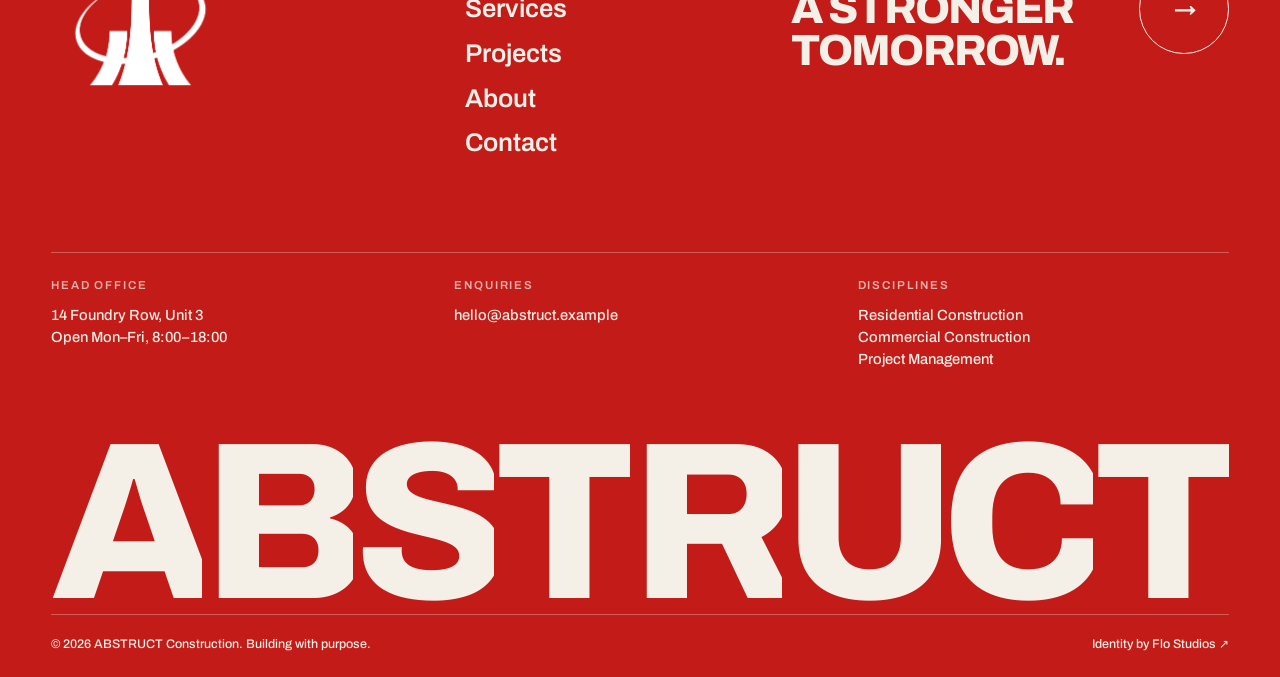
<file: services.html>
<!doctype html>
<html lang="en">
<head>
  <meta charset="utf-8">
  <meta name="viewport" content="width=device-width, initial-scale=1">
  <title>Services | ABSTRUCT Construction</title>
  <meta name="description" content="Residential construction, commercial construction and project management from ABSTRUCT. End-to-end construction solutions tailored to your needs.">
  <meta name="theme-color" content="#EBE5DC">
  <script>document.documentElement.classList.add('js')</script>
  <link rel="preconnect" href="https://fonts.googleapis.com">
  <link rel="preconnect" href="https://fonts.gstatic.com" crossorigin>
  <link href="https://fonts.googleapis.com/css2?family=Archivo:wdth,wght@62..125,100..900&family=Libre+Caslon+Condensed:wght@400;700&display=swap" rel="stylesheet">
  <link rel="stylesheet" href="css/base.css">
  <link rel="stylesheet" href="css/home.css">
  <link rel="stylesheet" href="css/inner.css">
</head>
<body data-page="services" data-theme="light">
<main id="main">

  <section class="phead" data-theme="light">
    <div class="wrap phead__grid">
      <div>
        <p class="label rv">/ Services</p>
        <h1 class="display" data-in>
          <span class="ln"><span style="--i:0">Our</span></span>
          <span class="ln"><span style="--i:1">Services</span></span>
        </h1>
      </div>
      <div class="phead__side rv" style="--d:.2s">
        <p>From vision to structure, we deliver end-to-end construction solutions tailored to your needs.</p>
        <nav class="chips" id="svcChips" aria-label="Jump to a service"></nav>
      </div>
    </div>
  </section>

  <div id="panels"><noscript><p class="wrap">Enable JavaScript to see our services.</p></noscript></div>

  <section class="sec" data-theme="light" aria-labelledby="proc-h">
    <div class="wrap">
      <div class="sec__head">
        <div class="rv"><p class="idx">/ How we work</p><h2 class="big" id="proc-h">Three stages. One team.</h2></div>
        <div class="sec__side rv" style="--d:.1s"><p>Design, build, deliver, with no handoffs you have to chase.</p></div>
      </div>
      <ol class="steps" id="steps" data-in></ol>
    </div>
  </section>

  <section class="sec" data-theme="light" aria-labelledby="faq-h" style="padding-top:0">
    <div class="wrap">
      <div class="sec__head" style="border-bottom:0;margin-bottom:0;padding-bottom:1rem">
        <div class="rv"><p class="idx">/ Questions</p><h2 class="big" id="faq-h">Before you ask</h2></div>
      </div>
      <div class="faq rv" id="faq"></div>
    </div>
  </section>

</main>
<script src="js/core.js"></script>
<script src="js/data.js"></script>
<script src="js/services.js"></script>
</body>
</html>
</file>
<file: css/base.css>
/* ABSTRUCT Construction — base: tokens, theme, type, chrome */
@property --ink { syntax: "<color>"; inherits: true; initial-value: #111111; }
@property --bg  { syntax: "<color>"; inherits: true; initial-value: #EBE5DC; }

:root {
  --ivory: #EBE5DC;
  --charcoal: #111111;
  --red: #C31C18;
  --concrete: #8C8B87;
  --paper: #F4EFE7;
  --font: "Archivo", "Helvetica Neue", Arial, sans-serif;
  --serif: "Libre Caslon Condensed", "Instrument Serif", Georgia, serif;
  --spring: cubic-bezier(.16, 1, .3, 1);
  --wipe: cubic-bezier(.76, 0, .24, 1);
  --pad: clamp(1.25rem, 4vw, 3.5rem);
  --gap: clamp(4.5rem, 10vw, 9rem);
  --r: clamp(14px, 2vw, 28px);
  --nav-h: 76px;
}

*, *::before, *::after { box-sizing: border-box; }
html { -webkit-text-size-adjust: 100%; }
body {
  --ink: #111111;
  --bg: #EBE5DC;
  --ink-2: color-mix(in srgb, var(--ink) 72%, transparent);
  --line: color-mix(in srgb, var(--ink) 16%, transparent);
  margin: 0;
  font-family: var(--font);
  font-weight: 500;
  font-size: 1rem;
  line-height: 1.5;
  color: var(--ink);
  background: var(--bg);
  transition: --ink .7s, --bg .7s, background-color .7s, color .7s;
  overflow-x: clip;
  -webkit-font-smoothing: antialiased;
}
body[data-theme="dark"] { --ink: #EBE5DC; --bg: #111111; }
body[data-theme="red"]  { --ink: #F4EFE7; --bg: #C31C18; }
/* every section paints its own theme, so backgrounds change exactly at section edges;
   body[data-theme] only drives the fixed nav and cursor (see core.js) */
section[data-theme], footer[data-theme] {
  background: var(--bg); color: var(--ink);
  --ink-2: color-mix(in srgb, var(--ink) 72%, transparent);
  --line: color-mix(in srgb, var(--ink) 16%, transparent);
}
section[data-theme="light"] { --ink: #111111; --bg: #EBE5DC; }
section[data-theme="dark"]  { --ink: #EBE5DC; --bg: #111111; }
section[data-theme="red"], footer[data-theme="red"] { --ink: #F4EFE7; --bg: #C31C18; }
body.is-locked { overflow: hidden; }

img { display: block; max-width: 100%; }
a { color: inherit; text-decoration: none; }
button { font: inherit; color: inherit; background: none; border: 0; padding: 0; cursor: pointer; }
h1, h2, h3, p, ul, ol, figure, blockquote { margin: 0; }
ul, ol { padding: 0; list-style: none; }

:focus-visible { outline: 2px solid var(--red); outline-offset: 3px; }
body[data-theme="red"] :focus-visible { outline-color: var(--paper); }
::selection { background: var(--red); color: var(--paper); }

.skip { position: fixed; left: 1rem; top: -4rem; z-index: 200; background: var(--charcoal); color: var(--ivory); padding: .75rem 1rem; border-radius: 8px; transition: top .2s; }
.skip:focus { top: 1rem; }
.sr-only { position: absolute; width: 1px; height: 1px; overflow: hidden; clip: rect(0 0 0 0); white-space: nowrap; }

.wrap { width: 100%; max-width: 1600px; margin-inline: auto; padding-inline: var(--pad); }
section { position: relative; }

/* ---------- type ---------- */
.label {
  display: flex; align-items: center; gap: .75rem;
  font-size: .72rem; font-weight: 600; letter-spacing: .18em; text-transform: uppercase;
  color: var(--ink-2); margin-bottom: 1.25rem;
}
.label::before { content: ""; width: 0; height: 1px; background: currentColor; flex: none; transition: width .8s var(--spring) .2s; }
.is-in .label::before, .label.is-in::before { width: 28px; }

.display {
  font-weight: 800; text-transform: uppercase; letter-spacing: -.045em; line-height: .9;
  font-size: clamp(2.6rem, 8.2vw, 8.6rem);
}
.big {
  font-weight: 800; text-transform: uppercase; letter-spacing: -.04em; line-height: 1;
  font-size: clamp(2rem, 5.2vw, 5rem);
}
.lede { font-size: clamp(1.05rem, 1.5vw, 1.35rem); line-height: 1.55; letter-spacing: -.01em; max-width: 52ch; }
.light-wide { font-weight: 300; font-stretch: 125%; letter-spacing: .42em; text-transform: uppercase; }
.idx { font-size: .8rem; font-weight: 600; letter-spacing: .12em; color: var(--ink-2); }

/* line-mask reveal */
.ln { display: block; overflow: hidden; padding-bottom: .09em; margin-bottom: -.09em; }
.ln > span { display: block; }
.js .ln > span { transform: translateY(108%); transition: transform 1.05s var(--spring); transition-delay: calc(var(--i, 0) * .09s); }
.js .is-in .ln > span, .js .ln.is-in > span { transform: none; }

/* fade-up reveal */
.js .rv { opacity: 0; transform: translateY(28px); transition: opacity .9s var(--spring), transform .9s var(--spring); transition-delay: var(--d, 0s); }
.js .rv.is-in { opacity: 1; transform: none; }
.js .img-rv img { transform: scale(1.12); transition: transform 1.8s var(--spring); }
.js .img-rv.is-in img { transform: none; }

/* ---------- buttons ---------- */
.btn {
  display: inline-flex; align-items: center; gap: .7rem; min-height: 52px; padding: 0 1.7rem;
  border-radius: 999px; font-size: .85rem; font-weight: 600; letter-spacing: .02em;
  background: var(--ink); color: var(--bg);
  transition: transform .12s ease-out, background-color .25s, color .25s;
}
.btn .arr { display: inline-block; transition: transform .35s var(--spring); }
.btn:hover, .btn:focus-visible { background: var(--red); color: var(--paper); }
body[data-theme="red"] .btn:hover, body[data-theme="red"] .btn:focus-visible { background: var(--charcoal); color: var(--ivory); }
.btn:hover .arr { transform: translateX(5px); }
.btn:active { transform: scale(.97); }

.circle {
  display: inline-grid; place-items: center; width: 64px; height: 64px; border-radius: 50%;
  background: var(--red); color: var(--paper); font-style: normal; font-size: 1.4rem; flex: none;
  transition: transform .5s var(--spring), background-color .25s;
}
.circle--line { background: transparent; border: 1.5px solid currentColor; color: inherit; }
a:hover > .circle { transform: scale(1.1) rotate(-45deg); }

.link-line { display: inline-block; font-size: .9rem; border-bottom: 1px solid var(--line); padding-bottom: 2px; transition: border-color .25s; }
.link-line:hover { border-color: currentColor; }

/* ---------- nav ---------- */
.nav {
  position: fixed; inset: 0 0 auto 0; z-index: 60; height: var(--nav-h);
  display: grid; grid-template-columns: 1fr auto 1fr; align-items: center; gap: 1rem;
  padding-inline: var(--pad);
  transition: transform .5s var(--spring), background-color .5s, box-shadow .5s;
}
.nav.is-scrolled { background: var(--bg); box-shadow: 0 1px 0 var(--line); }
.nav.is-hidden { transform: translateY(-100%); }
.nav__brand img { height: 46px; width: auto; transition: filter .5s; }
body[data-theme="light"] .nav__brand img { filter: brightness(0); }
body.menu-open .nav__brand img { filter: none; }
.nav__links { display: flex; gap: .35rem; }
.nav__links a {
  position: relative; padding: .5rem 1rem; font-size: .8rem; font-weight: 600; letter-spacing: .04em;
  border-radius: 999px; transition: background-color .25s, color .25s;
}
.nav__links a:hover { background: var(--line); }
.nav__links a[aria-current="page"]::after {
  content: ""; position: absolute; left: 50%; bottom: .1rem; width: 5px; height: 5px; margin-left: -2.5px; border-radius: 50%; background: var(--red);
}
body[data-theme="red"] .nav__links a[aria-current="page"]::after { background: var(--paper); }
.nav__cta { justify-self: end; min-height: 44px; padding: 0 1.25rem; }
.nav__burger { display: none; justify-self: end; width: 48px; height: 48px; position: relative; z-index: 3; }
.nav__burger i { position: absolute; left: 12px; right: 12px; height: 2px; background: var(--ink); transition: transform .5s var(--spring), top .5s var(--spring); }
.nav__burger i:first-child { top: 19px; }
.nav__burger i:last-child { top: 27px; }
body.menu-open .nav__burger i { background: var(--ivory); }
body.menu-open .nav__burger i:first-child { top: 23px; transform: rotate(45deg); }
body.menu-open .nav__burger i:last-child { top: 23px; transform: rotate(-45deg); }

.menu {
  position: fixed; inset: 0; z-index: 55; background: var(--charcoal); color: var(--ivory);
  display: flex; flex-direction: column; justify-content: center; padding: 6rem var(--pad) 3rem;
  clip-path: inset(0 0 100% 0); visibility: hidden; transition: clip-path .7s var(--wipe), visibility 0s .7s;
}
body.menu-open .menu { clip-path: inset(0); visibility: visible; transition: clip-path .7s var(--wipe); }
.menu a { display: block; font-size: clamp(2.6rem, 14vw, 5rem); font-weight: 800; text-transform: uppercase; letter-spacing: -.04em; line-height: 1.02; opacity: 0; transform: translateY(40px); transition: opacity .6s var(--spring), transform .6s var(--spring); }
body.menu-open .menu a { opacity: 1; transform: none; transition-delay: calc(.2s + var(--i) * .07s); }
.menu a[aria-current="page"] { color: var(--red); }
.menu small { margin-top: 2.5rem; font-size: .8rem; letter-spacing: .14em; text-transform: uppercase; color: var(--concrete); }

@media (max-width: 900px) {
  .nav { grid-template-columns: 1fr auto; }
  .nav__links, .nav__cta { display: none; }
  .nav__burger { display: block; }
}

/* ---------- curtain / intro ---------- */
.curtain {
  position: fixed; inset: 0; z-index: 100; background: var(--charcoal); display: grid; place-items: center;
  transform-origin: 50% 0; pointer-events: none;
}
.curtain img { width: min(26vw, 190px); min-width: 110px; opacity: 0; clip-path: inset(100% 0 0); }
.curtain.is-intro img { opacity: 1; animation: mark-in 1.1s var(--spring) .15s forwards; }
.curtain.is-open { transform: scaleY(0); transition: transform .95s var(--wipe); }
.curtain.is-closing { transform-origin: 50% 100%; transform: scaleY(1); transition: transform .55s var(--wipe); pointer-events: all; }
.curtain.is-closing img { opacity: 0; }
.curtain.is-gone { display: none; }
.curtain.is-pre { transform: scaleY(0); transform-origin: 50% 100%; }
@keyframes mark-in { to { clip-path: inset(0); } }
html:not(.js) .curtain { display: none; }

/* ---------- cursor ---------- */
.cursor { position: fixed; left: 0; top: 0; z-index: 90; width: 12px; height: 12px; margin: -6px 0 0 -6px; border-radius: 50%; background: var(--red); pointer-events: none; opacity: 0; transition: width .35s var(--spring), height .35s var(--spring), margin .35s var(--spring), background-color .3s, opacity .3s; display: grid; place-items: center; }
.cursor span { font-size: .66rem; font-weight: 700; letter-spacing: .12em; text-transform: uppercase; color: var(--paper); opacity: 0; transition: opacity .2s; }
.cursor.is-on { opacity: 1; }
.cursor.is-big { width: 84px; height: 84px; margin: -42px 0 0 -42px; }
.cursor.is-big span { opacity: 1; }
body[data-theme="red"] .cursor { background: var(--paper); }
body[data-theme="red"] .cursor span { color: var(--red); }
@media (hover: none), (pointer: coarse) { .cursor { display: none; } }

/* ---------- footer ---------- */
.foot { background: var(--red); color: var(--paper); padding-top: var(--gap); overflow: hidden; }
.foot a:hover { opacity: .75; }
.foot__top { display: grid; grid-template-columns: minmax(0, 4fr) minmax(0, 3fr) minmax(0, 5fr); gap: clamp(2rem, 5vw, 5rem); align-items: start; }
.foot__mark { width: clamp(110px, 14vw, 190px); }
.foot__nav { display: grid; gap: .4rem; font-size: clamp(1.2rem, 2vw, 1.7rem); font-weight: 600; }
.foot__nav a { width: fit-content; transition: transform .4s var(--spring), opacity .25s; }
.foot__nav a:hover { transform: translateX(10px); }
.foot__cta { display: flex; align-items: center; justify-content: space-between; gap: 2rem; font-size: clamp(1.7rem, 3.4vw, 3.2rem); font-weight: 800; text-transform: uppercase; letter-spacing: -.04em; line-height: .98; }
.foot__cta .circle { background: transparent; border: 1.5px solid var(--paper); width: clamp(64px, 7vw, 96px); height: clamp(64px, 7vw, 96px); }
.foot__info { display: grid; grid-template-columns: repeat(3, minmax(0, 1fr)); gap: 2rem; margin-top: clamp(3rem, 7vw, 6rem); padding-top: 1.5rem; border-top: 1px solid color-mix(in srgb, var(--paper) 30%, transparent); font-size: .92rem; }
.foot__info h3 { font-size: .72rem; letter-spacing: .16em; text-transform: uppercase; opacity: .7; margin-bottom: .6rem; font-weight: 600; }
.foot__word { display: flex; justify-content: space-between; margin-top: clamp(2rem, 5vw, 4rem); font-weight: 800; font-size: clamp(3rem, 17.5vw, 20rem); line-height: .8; letter-spacing: -.02em; text-transform: uppercase; user-select: none; }
.foot__word span { display: block; overflow: hidden; }
.foot__word b { display: block; font-weight: inherit; transform: translateY(100%); transition: transform 1.2s var(--spring); transition-delay: calc(var(--i) * .06s); }
.foot__word.is-in b { transform: none; }
.foot__bar { display: flex; flex-wrap: wrap; justify-content: space-between; gap: .75rem 2rem; padding: 1.25rem 0 1.5rem; font-size: .78rem; border-top: 1px solid color-mix(in srgb, var(--paper) 30%, transparent); }
@media (max-width: 900px) {
  .foot__top { grid-template-columns: 1fr; }
  .foot__info { grid-template-columns: 1fr; gap: 1.5rem; }
}

/* ---------- reduced motion ---------- */
@media (prefers-reduced-motion: reduce) {
  body { transition: none; }
  .js .rv, .js .ln > span, .js .img-rv img, .foot__word b { opacity: 1; transform: none; transition: none; }
  .label::before { width: 28px; transition: none; }
  .curtain { display: none; }
  .nav { transition: none; }
}
</file>
<file: css/home.css>
/* ABSTRUCT — home */

/* ---------- hero ---------- */
.hero { min-height: 100dvh; padding-top: calc(var(--nav-h) + 1.5rem); display: flex; flex-direction: column; overflow: hidden; }
.hero__grid { flex: 1; display: grid; grid-template-columns: minmax(0, 7fr) minmax(0, 5fr); align-items: center; gap: clamp(1.5rem, 4vw, 4rem); padding-block: 1.5rem 2.5rem; }
.hero__h { font-size: clamp(2.9rem, 6.9vw, 8rem); }
.hero__p { margin-top: clamp(1.5rem, 3vw, 2.5rem); max-width: 34ch; font-size: clamp(1rem, 1.35vw, 1.25rem); line-height: 1.5; color: var(--ink-2); }
.hero__go { display: inline-flex; align-items: center; gap: 1rem; margin-top: clamp(1.5rem, 3vw, 2.5rem); font-size: .9rem; font-weight: 600; }
.hero__go .circle { width: 56px; height: 56px; }
.hero__go:hover .circle { transform: scale(1.1) rotate(-45deg); }
.hero__art { position: relative; align-self: stretch; min-height: 420px; margin-right: calc(var(--pad) * -1); border-radius: var(--r) 0 0 var(--r); overflow: hidden; background: var(--red); }
.js .hero__art { clip-path: inset(0 0 100% 0); transition: clip-path 1.4s var(--wipe) .1s; }
.js .hero.is-built .hero__art { clip-path: inset(0); }
.hero__img { position: absolute; top: -4%; left: -4%; width: 108%; height: 108%; max-width: none; object-fit: cover; translate: calc(var(--mx, 0) * -16px) calc(var(--my, 0) * -10px); }
.js .hero__img { scale: 1.12; transition: scale 2.4s var(--spring); }
.js .hero.is-built .hero__img { scale: 1; }
.hero__tag { position: absolute; right: 0; bottom: 2.2rem; z-index: 2; text-align: right; font-size: .7rem; letter-spacing: .18em; text-transform: uppercase; color: var(--ink-2); }


@media (max-width: 900px) {
  .hero__grid { grid-template-columns: 1fr; }
  .hero__art { min-height: 0; aspect-ratio: 4 / 5; max-height: 70vh; justify-self: center; width: min(100%, 480px); margin-right: 0; border-radius: var(--r); }
}

/* ---------- beam (scroll-pinned) ---------- */
.beam { height: 260vh; }
.beam__stick { position: sticky; top: 0; height: 100dvh; display: grid; place-items: center; overflow: hidden; }
.beam__fig { position: relative; width: 100%; aspect-ratio: 1686 / 890; max-height: 100dvh; max-width: calc(100dvh * 1686 / 890); }
.layer { position: absolute; inset: 0; display: block; opacity: 0; will-change: transform, opacity; }
.layer img { width: 100%; height: 100%; }
.layer--rope { transform-origin: 56% 4.9%; }
.beam__fig.hit { animation: shake .45s ease-out; }
@keyframes shake { 0% { translate: 0; } 15% { translate: -.5% .6%; } 35% { translate: .45% -.4%; } 60% { translate: -.25% .25%; } to { translate: 0; } }
.spark { position: absolute; width: 0; height: 0; pointer-events: none; }
.spark--l { top: 75.3%; left: 41%; }
.spark--r { top: 77.2%; left: 67.8%; }
.spark i { position: absolute; top: 0; left: 0; width: clamp(16px, 3.2vw, 52px); height: 4px; border-radius: 2px; background: #F4EFE7; transform-origin: 0; opacity: 0; box-shadow: 0 0 0 1px rgba(17, 17, 17, .12); }
.beam__fig.hit .spark i { animation: spark .75s cubic-bezier(.1, .8, .3, 1) forwards; }
@keyframes spark { 0% { opacity: 1; transform: rotate(var(--a)) translateX(0) scaleX(.3); } 70% { opacity: 1; } to { opacity: 0; transform: rotate(var(--a)) translateX(clamp(24px, 5vw, 84px)) scaleX(1); } }
.beam__cap { position: absolute; left: var(--pad); right: var(--pad); bottom: clamp(1rem, 3vw, 2rem); display: flex; justify-content: space-between; font-size: .7rem; letter-spacing: .18em; text-transform: uppercase; color: var(--ink-2); pointer-events: none; }
.beam__bar { display: inline-block; width: 80px; height: 1px; background: var(--line); position: relative; vertical-align: middle; margin-left: .75rem; }
.beam__bar::after { content: ""; position: absolute; inset: 0; background: var(--red); transform-origin: 0; transform: scaleX(var(--p, 0)); }

/* ---------- section heads ---------- */
.sec { padding-block: var(--gap); }
.sec__head { display: grid; grid-template-columns: minmax(0, 7fr) minmax(0, 5fr); gap: 2rem; align-items: end; padding-bottom: 1.5rem; border-bottom: 1px solid var(--line); margin-bottom: clamp(2rem, 4vw, 3.5rem); }
.sec__head .big { font-size: clamp(2.4rem, 6vw, 5.6rem); }
.sec__side { display: flex; align-items: flex-end; justify-content: space-between; gap: 2rem; }
.sec__side p { max-width: 30ch; color: var(--ink-2); }
@media (max-width: 900px) { .sec__head { grid-template-columns: 1fr; } .sec__side { flex-wrap: wrap; align-items: flex-start; } }

/* ---------- services strip (expanding panels) ---------- */
.svc { display: flex; height: clamp(440px, 54vw, 700px); gap: 0; }
.svc__p {
  position: relative; flex: 1 1 0; min-width: 0; overflow: hidden; color: #F4EFE7; background: var(--charcoal); cursor: pointer;
  display: flex; flex-direction: column; justify-content: space-between; padding: 1.4rem 1.4rem 1.6rem; outline-offset: -3px;
  transition: flex-grow .9s var(--spring), clip-path 1s var(--spring) calc(var(--i) * .12s);
}
.js .svc__p { clip-path: inset(100% 0 0); }
.js .svc.is-in .svc__p { clip-path: inset(0); }
.svc__p.is-active { flex-grow: 2.6; }
.svc__p img { position: absolute; inset: 0; width: 100%; height: 100%; object-fit: cover; transform: scale(1.08); filter: grayscale(.85) contrast(1.05); transition: transform 1.4s var(--spring), filter .8s; }
.svc__p.is-active img { transform: none; filter: grayscale(0) contrast(1); }
.svc__p::before { content: ""; position: absolute; inset: 0; z-index: 1; background: rgba(17, 17, 17, .42); transition: background-color .8s; }
.svc__p.is-active::before { background: rgba(17, 17, 17, .22); }
.svc__p > *:not(img) { position: relative; z-index: 2; }
.svc__p > .svc__link { position: absolute; inset: 0; z-index: 3; }
.svc__top { display: flex; justify-content: space-between; align-items: flex-start; }
.svc__no { font-size: .8rem; font-weight: 600; letter-spacing: .14em; }
.svc__top .circle { width: 48px; height: 48px; font-size: 1.1rem; opacity: 0; transform: scale(.6); transition: opacity .4s, transform .6s var(--spring); }
.svc__p.is-active .svc__top .circle { opacity: 1; transform: none; transition-delay: .25s; }
.svc__p h3 { font-size: clamp(1.15rem, 2vw, 1.8rem); font-weight: 800; text-transform: uppercase; letter-spacing: -.035em; line-height: 1; max-width: 12ch; transition: font-size .6s var(--spring); }
.svc__p.is-active h3 { font-size: clamp(1.6rem, 3.2vw, 3rem); }
.svc__p p { max-width: 34ch; font-size: .95rem; line-height: 1.45; margin-top: .9rem; max-height: 0; opacity: 0; overflow: hidden; transition: opacity .4s, max-height .6s var(--spring); }
.svc__p.is-active p { max-height: 8rem; opacity: .95; transition-delay: .25s; }
.svc__p::after { content: ""; position: absolute; z-index: 2; top: -20%; bottom: -20%; left: -60%; width: 40%; background: rgba(255, 255, 255, .22); transform: skewX(-18deg); opacity: 0; pointer-events: none; }
.svc__p.is-active::after { animation: sweep 1.6s .25s forwards; }
@keyframes sweep { 0% { opacity: 1; left: -60%; } 100% { opacity: 1; left: 130%; } }
@media (max-width: 900px) {
  .svc { flex-direction: column; height: auto; }
  .svc__p { flex: none; min-height: 120px; transition: min-height .8s var(--spring), clip-path 1s var(--spring) calc(var(--i) * .12s); }
  .svc__p.is-active { min-height: 380px; }
}

/* ---------- featured projects (rows + cursor peek) ---------- */
.plist { border-top: 1px solid var(--line); }
.plist li { border-bottom: 1px solid var(--line); }
.plist a { display: grid; grid-template-columns: 3rem minmax(0, 1fr) 11rem 5rem 3rem; align-items: center; gap: 1rem; padding: clamp(1rem, 2vw, 1.6rem) 0; transition: padding .5s var(--spring), color .3s; }
.plist h3 { font-size: clamp(1.7rem, 4.6vw, 4.4rem); font-weight: 800; text-transform: uppercase; letter-spacing: -.045em; line-height: 1; }
.plist__t, .plist__y { font-size: .72rem; letter-spacing: .14em; text-transform: uppercase; color: var(--ink-2); }
.plist .arr { font-style: normal; font-size: 1.6rem; justify-self: end; transition: transform .5s var(--spring), color .3s; }
.plist a:hover { padding-left: clamp(.75rem, 2vw, 2rem); }
.plist a:hover .arr { transform: translateX(6px) rotate(-45deg); color: var(--red); }
.plist:hover a:not(:hover) { color: color-mix(in srgb, var(--ink) 38%, transparent); }
.peek { position: fixed; left: 0; top: 0; z-index: 70; width: clamp(240px, 22vw, 340px); aspect-ratio: 1 / .92; pointer-events: none; background: var(--ivory); border-radius: 6px; overflow: hidden; opacity: 0; scale: .8; transition: opacity .3s, scale .5s var(--spring); box-shadow: 0 30px 60px rgba(0, 0, 0, .35); }
.peek.is-on { opacity: 1; scale: 1; }
.peek__i { position: absolute; inset: 0; opacity: 0; transition: opacity .25s; }
.peek__i.is-on { opacity: 1; }
.peek img { width: 100%; height: 100%; object-fit: cover; }
@media (max-width: 900px) {
  .plist a { grid-template-columns: 2rem minmax(0, 1fr) 2rem; }
  .plist__t, .plist__y { display: none; }
}
@media (hover: none) { .peek { display: none; } }

/* ---------- monogram + values (red plane) ---------- */
.pillars { padding-block: var(--gap); }
.pillars__grid { display: grid; grid-template-columns: minmax(0, 5fr) minmax(0, 6fr); gap: clamp(2rem, 6vw, 7rem); align-items: center; }
.mono { position: relative; width: 100%; max-width: 560px; aspect-ratio: 1441 / 1287; justify-self: center; }
.mono img { position: absolute; inset: 0; width: 100%; height: 100%; clip-path: inset(var(--y, 0%) var(--r, 0%) 0 var(--l, 0%)); transition: clip-path 1.5s var(--spring) var(--dl, 0s); }
.js .mono img { --y: 100%; }
.js .mono.is-in img { --y: 0%; }
.mono img:nth-child(1) { --l: 0%; --r: 62%; --dl: .55s; }
.mono img:nth-child(2) { --l: 38%; --r: 38%; --dl: .15s; }
.mono img:nth-child(3) { --l: 62%; --r: 0%; --dl: .95s; }
.pillars .big { margin-bottom: clamp(1.5rem, 3vw, 2.5rem); }
.vals li { display: grid; grid-template-columns: 3rem minmax(0, 1fr); gap: 1rem; padding: 1.3rem 0; border-top: 1px solid var(--line); }
.vals li:last-child { border-bottom: 1px solid var(--line); }
.vals h3 { font-size: clamp(1.2rem, 2vw, 1.7rem); font-weight: 800; text-transform: uppercase; letter-spacing: -.03em; line-height: 1.05; }
.vals p { margin-top: .5rem; max-width: 46ch; color: var(--ink-2); }
@media (max-width: 900px) { .pillars__grid { grid-template-columns: 1fr; } .mono { max-width: 340px; } }

/* ---------- quote ---------- */
.quote { padding-block: calc(var(--gap) * 1.3); text-align: center; }
.quote blockquote { font-family: var(--serif); font-weight: 400; letter-spacing: -.02em; line-height: 1.05; font-size: clamp(2.4rem, 7vw, 6.6rem); text-wrap: balance; }
.quote .btn { margin-top: clamp(1.5rem, 3.5vw, 2.5rem); }

@media (prefers-reduced-motion: reduce) {
  .js .hero__art { clip-path: none; transition: none; }
  .js .hero__img { scale: 1; transition: none; }
  .js .svc__p { clip-path: none; }
  .js .mono img { --y: 0%; transition: none; }
  .beam { height: auto; }
  .beam__stick { position: static; height: auto; padding: 2rem 0; }
  .beam__fig.hit { animation: none; }
  .spark, .beam__cap { display: none; }
  .svc__p::after { animation: none; }
}

@media (max-width: 700px) {
  .beam__fig { width: 190%; max-width: none; flex: none; }
  .beam__stick { justify-items: center; }
}

/* ---------- track record: paperboard tags hung on a rope ---------- */
.hero__tags { padding-bottom: clamp(1rem, 2vw, 1.75rem); }
.boards { --board: #ABA89F; position: relative; display: grid; grid-template-columns: minmax(0, 1fr) repeat(3, minmax(0, 1.5fr)); gap: clamp(.75rem, 2vw, 1.75rem); padding-top: 8px; }
.boards::before { content: ""; position: absolute; left: -2%; right: -2%; top: 6px; height: 3px; border-radius: 2px; background: repeating-linear-gradient(100deg, #111 0 5px, #3d3d3b 5px 7px); }
.tag { --r: 0deg; position: relative; padding-top: 34px; transform-origin: 50% 0; filter: drop-shadow(0 12px 9px rgba(17, 17, 17, .22)); }
.tag::before { content: ""; position: absolute; left: 50%; top: 0; z-index: 3; width: 1.5px; height: 54px; margin-left: -.75px; background: #111; }
.tag--ink { --board: #1a1a19; }
.tag__shape { position: relative; min-height: 196px; clip-path: polygon(10% 0, 90% 0, 100% 12%, 100% 100%, 0 100%, 0 12%);
  background: repeating-linear-gradient(90deg, rgba(0, 0, 0, .2) 0 2px, rgba(255, 255, 255, .14) 2px 4px), color-mix(in srgb, var(--board) 62%, #d9d0c0); }
.tag__liner { position: absolute; inset: 0; clip-path: polygon(10% 0, 90% 0, 100% 12%, 100% 100%, 0 100%, 0 12%);
  background:
    url("data:image/svg+xml;utf8,<svg xmlns='http://www.w3.org/2000/svg' width='260' height='260'><filter id='f'><feTurbulence type='fractalNoise' baseFrequency='.012 .55' numOctaves='3' seed='4'/><feColorMatrix values='0 0 0 0 .2 0 0 0 0 .17 0 0 0 0 .12 0 0 0 .6 -.14'/></filter><rect width='100%' height='100%' filter='url(%23f)'/></svg>"),
    url("data:image/svg+xml;utf8,<svg xmlns='http://www.w3.org/2000/svg' width='180' height='180'><filter id='g'><feTurbulence type='fractalNoise' baseFrequency='.9' numOctaves='2' seed='11'/><feColorMatrix values='0 0 0 0 .1 0 0 0 0 .1 0 0 0 0 .1 0 0 0 .5 -.12'/></filter><rect width='100%' height='100%' filter='url(%23g)'/></svg>"),
    var(--board); }
.tag__hole { position: absolute; left: 50%; top: 14px; z-index: 2; width: 17px; height: 17px; margin-left: -8.5px; border-radius: 50%; background: var(--bg); box-shadow: 0 0 0 4px rgba(244, 239, 231, .5), inset 0 2px 3px rgba(0, 0, 0, .45); }
.tag--ink .tag__hole { box-shadow: 0 0 0 4px rgba(244, 239, 231, .22), inset 0 2px 3px rgba(0, 0, 0, .6); }
.tag__in { position: relative; z-index: 1; display: grid; align-content: start; gap: .28rem; min-height: 196px; padding: 2.5rem 1.15rem 1.9rem; color: #111; }
.tag--ink .tag__in { color: #EBE5DC; align-content: space-between; }
.tag__k { display: flex; justify-content: space-between; gap: 1rem; font-size: .64rem; font-weight: 700; letter-spacing: .17em; text-transform: uppercase; opacity: .72; }
.tag__k b { font-weight: 700; }
.tag__n { display: block; margin-top: .15rem; font-size: clamp(2.6rem, 4.6vw, 4.3rem); font-weight: 800; font-stretch: 112%; letter-spacing: -.03em; line-height: .95; font-variant-numeric: tabular-nums; filter: url(#ink); }
.tag__n--red { color: var(--red); }
.tag__u { font-size: .8rem; font-weight: 700; }
.tag__mark { font-size: clamp(.8rem, 1.2vw, 1.15rem); line-height: 1.1; letter-spacing: .22em; white-space: nowrap; }
.tag__cap { font-size: .6rem; font-weight: 600; letter-spacing: .14em; text-transform: uppercase; opacity: .66; }
.tag__viz { display: flex; align-items: flex-end; justify-content: space-between; gap: 3px; height: 14px; margin-top: .55rem; }
.tag__viz i { display: block; flex: 0 0 auto; background: currentColor; transform-origin: 50% 100%; }
.tag__viz[data-kind="rule"] i { width: 2px; height: 55%; }
.tag__viz[data-kind="rule"] i.is-major { height: 100%; }
.tag__viz[data-kind="holes"] { justify-content: flex-start; align-items: center; gap: 4px; }
.tag__viz[data-kind="holes"] i { flex: 1 1 0; max-width: 11px; aspect-ratio: 1; border-radius: 50%; background: var(--bg); box-shadow: inset 0 1.5px 2px rgba(0, 0, 0, .5); transform-origin: 50% 50%; }
.tag__viz[data-kind="bars"] i { width: 2px; height: 100%; }
.tag__viz[data-kind="bars"] i.is-open { background: transparent; box-shadow: inset 0 0 0 1px currentColor; }

.js .tag { transform: rotate(calc(var(--r) + 16deg)); }
.js .boards.is-in .tag:not(.is-settled) { animation: swing 1.9s cubic-bezier(.3, .6, .4, 1) both; animation-delay: calc(var(--i) * .11s + .1s); }
.tag.is-settled { transform: rotate(var(--r)); }
.tag.is-settled:hover { animation: nudge 1.3s ease-out; }
@keyframes swing { 0% { transform: rotate(calc(var(--r) + 16deg)); } 22% { transform: rotate(calc(var(--r) - 9deg)); } 44% { transform: rotate(calc(var(--r) + 5deg)); } 66% { transform: rotate(calc(var(--r) - 2.4deg)); } 84% { transform: rotate(calc(var(--r) + .9deg)); } 100% { transform: rotate(var(--r)); } }
@keyframes nudge { 0% { transform: rotate(var(--r)); } 25% { transform: rotate(calc(var(--r) - 5deg)); } 50% { transform: rotate(calc(var(--r) + 3deg)); } 75% { transform: rotate(calc(var(--r) - 1.2deg)); } 100% { transform: rotate(var(--r)); } }
.js .tag__n { opacity: 0; }
.js .boards.is-in .tag__n { animation: thunk .55s cubic-bezier(.2, .9, .3, 1.15) both; animation-delay: calc(1s + var(--i) * .16s); }
@keyframes thunk { 0% { opacity: 0; transform: scale(1.7) rotate(-3deg); } 55% { opacity: 1; transform: scale(.96) rotate(.5deg); } 100% { opacity: 1; transform: none; } }
.js .tag__viz i { transform: scale(0); transition: transform .6s var(--spring); transition-delay: calc(1.1s + var(--i) * var(--st, 30ms) + var(--i) * 0ms); }
.js .boards.is-in .tag__viz i { transform: none; }
.tag__viz[data-kind="bars"] { --st: 14ms; }

@media (max-width: 900px) {
  .boards { grid-template-columns: repeat(2, minmax(0, 1fr)); row-gap: 1.5rem; }
  .boards::before, .tag::before { display: none; }
  .tag { padding-top: 0; transform-origin: 50% 50%; }
}
@media (max-width: 520px) { .boards { grid-template-columns: 1fr; } }
@media (prefers-reduced-motion: reduce) {
  .js .tag, .tag.is-settled { transform: rotate(var(--r)); animation: none !important; }
  .js .tag__n, .js .tag__viz i { opacity: 1; transform: none; animation: none !important; transition: none; }
}
</file>
<file: css/inner.css>
/* ABSTRUCT — inner pages: services, projects, about, contact */

.phead { padding: calc(var(--nav-h) + clamp(2.5rem, 7vw, 6rem)) 0 clamp(2.5rem, 6vw, 5rem); }
.phead__grid { display: grid; grid-template-columns: minmax(0, 8fr) minmax(0, 4fr); gap: 2rem; align-items: end; }
.phead .display { font-size: clamp(3rem, 9vw, 10rem); }
.phead__side { display: grid; gap: 1.5rem; justify-items: start; color: var(--ink-2); }
.phead__side p { max-width: 32ch; font-size: 1.05rem; }
@media (max-width: 900px) { .phead__grid { grid-template-columns: 1fr; } }

.chips { display: flex; flex-wrap: wrap; gap: .5rem; }
.chip { display: inline-flex; align-items: center; gap: .5rem; min-height: 44px; padding: 0 1.1rem; border-radius: 999px; border: 1px solid var(--line); font-size: .8rem; font-weight: 600; letter-spacing: .03em; transition: background-color .25s, color .25s, border-color .25s; }
.chip:hover { border-color: currentColor; }
.chip[aria-pressed="true"], .chip.is-on { background: var(--ink); color: var(--bg); border-color: var(--ink); }
.chip sup { font-size: .62rem; opacity: .6; }

/* ---------- services: stacked sticky panels ---------- */
.spanel {
  --ink: #111111; --bg: #EBE5DC;
  --ink-2: color-mix(in srgb, var(--ink) 72%, transparent); --line: color-mix(in srgb, var(--ink) 16%, transparent);
  background: var(--bg); color: var(--ink); min-height: 100dvh; display: flex; align-items: center;
  padding-block: calc(var(--nav-h) + 1rem) 3rem; overflow: hidden;
}
.spanel--dark { --ink: #EBE5DC; --bg: #111111; }
.spanel--red { --ink: #F4EFE7; --bg: #C31C18; }
@media (min-width: 901px) { .spanel { position: sticky; top: 0; } }
.spanel__in { width: 100%; transform-origin: 50% 0; will-change: transform, filter; }
.spanel__grid { display: grid; grid-template-columns: minmax(0, 6fr) minmax(0, 5fr); gap: clamp(2rem, 6vw, 7rem); align-items: center; }
.spanel h2 { font-size: clamp(2.6rem, 5.6vw, 6.4rem); margin-bottom: clamp(1rem, 2vw, 1.75rem); }
.spanel__long { max-width: 48ch; color: var(--ink-2); }
.caps { margin-top: clamp(1.25rem, 3vw, 2.25rem); }
.caps li { display: flex; align-items: baseline; justify-content: space-between; gap: 1rem; padding: .8rem 0; border-top: 1px solid var(--line); font-weight: 600; transition: padding .4s var(--spring); }
.caps li:last-child { border-bottom: 1px solid var(--line); }
.caps li::after { content: "→"; opacity: .5; transition: transform .4s var(--spring), opacity .3s; }
.caps li:hover { padding-left: .75rem; }
.caps li:hover::after { transform: translateX(-4px); opacity: 1; }
.spanel .btn { margin-top: clamp(1.5rem, 3vw, 2.25rem); }
.spanel--red .btn:hover { background: var(--charcoal); color: var(--ivory); }
.spanel__fig { position: relative; aspect-ratio: 4 / 5; max-height: 74vh; width: 100%; justify-self: end; overflow: hidden; border-radius: var(--r); background: color-mix(in srgb, var(--ink) 10%, transparent); }
.spanel__fig img { width: 100%; height: 100%; object-fit: cover; }
.spanel__no { position: absolute; left: 1rem; top: 1rem; z-index: 2; padding: .35rem .8rem; border-radius: 999px; background: var(--bg); color: var(--ink); font-size: .72rem; font-weight: 700; letter-spacing: .14em; }
@media (max-width: 900px) {
  .spanel { min-height: 0; padding-block: 4rem; }
  .spanel__grid { grid-template-columns: 1fr; }
  .spanel__fig { order: -1; aspect-ratio: 4 / 3; justify-self: stretch; }
}

/* process */
.steps { display: grid; grid-template-columns: repeat(3, minmax(0, 1fr)); gap: 0; border-top: 1px solid var(--line); position: relative; }
.steps::before { content: ""; position: absolute; left: 0; right: 0; top: -1px; height: 2px; background: var(--red); transform-origin: 0; transform: scaleX(0); transition: transform 1.6s var(--wipe) .2s; }
.steps.is-in::before { transform: scaleX(1); }
.step { padding: clamp(1.25rem, 3vw, 2.5rem) clamp(1rem, 2.5vw, 2.5rem) clamp(1.5rem, 3vw, 3rem) 0; }
.step + .step { padding-left: clamp(1rem, 2.5vw, 2.5rem); border-left: 1px solid var(--line); }
.step h3 { font-size: clamp(2.2rem, 5vw, 5rem); font-weight: 800; text-transform: uppercase; letter-spacing: -.045em; line-height: .95; margin: .8rem 0 1rem; }
.step p { color: var(--ink-2); max-width: 36ch; }
@media (max-width: 900px) { .steps { grid-template-columns: 1fr; } .step + .step { padding-left: 0; border-left: 0; border-top: 1px solid var(--line); } }

/* faq */
.faq { border-top: 1px solid var(--line); }
.faq__q { width: 100%; display: flex; justify-content: space-between; align-items: center; gap: 2rem; text-align: left; padding: 1.4rem 0; font-size: clamp(1.1rem, 2vw, 1.6rem); font-weight: 700; letter-spacing: -.02em; border-bottom: 1px solid var(--line); }
.faq__q i { position: relative; width: 22px; height: 22px; flex: none; }
.faq__q i::before, .faq__q i::after { content: ""; position: absolute; left: 0; right: 0; top: 10px; height: 2px; background: currentColor; transition: transform .5s var(--spring); }
.faq__q i::after { transform: rotate(90deg); }
.faq__item.is-open .faq__q i::after { transform: rotate(0); }
.faq__a { display: grid; grid-template-rows: 0fr; transition: grid-template-rows .55s var(--spring); }
.faq__item.is-open .faq__a { grid-template-rows: 1fr; }
.faq__a > div { overflow: hidden; }
.faq__a p { padding: 1.1rem 0 1.6rem; max-width: 62ch; color: var(--ink-2); border-bottom: 1px solid var(--line); }

/* ---------- projects ---------- */
.pfilter { display: flex; justify-content: space-between; align-items: center; gap: 1rem; flex-wrap: wrap; padding-bottom: 1.5rem; border-bottom: 1px solid var(--line); margin-bottom: clamp(1.5rem, 3vw, 2.5rem); }
.pfilter__count { font-size: .75rem; letter-spacing: .14em; text-transform: uppercase; color: var(--ink-2); font-variant-numeric: tabular-nums; }
.pgrid { display: grid; grid-template-columns: repeat(2, minmax(0, 1fr)); gap: clamp(1.5rem, 3vw, 3rem) clamp(1rem, 2.4vw, 2.5rem); padding-bottom: var(--gap); }
.pcard { display: block; width: 100%; text-align: left; transition: opacity .6s var(--spring), transform .8s var(--spring); transition-delay: var(--d, 0s); }
.js .pcard { opacity: 0; transform: translateY(28px); }
.js .pcard.is-in { opacity: 1; transform: none; }
.js .pcard.is-out { opacity: 0; transform: scale(.96) translateY(12px); pointer-events: none; transition-delay: 0s; }
.pcard.is-off { margin-top: clamp(0rem, 6vw, 6rem); }
.pcard__art { position: relative; overflow: hidden; border-radius: var(--r); aspect-ratio: 5 / 4; background: var(--charcoal); isolation: isolate; }
.js .pcard__art { clip-path: inset(0 0 100% 0); transition: clip-path 1.3s var(--wipe) var(--d, 0s); }
.js .pcard.is-in .pcard__art { clip-path: inset(0); }
.pcard__img { position: absolute; top: -6%; left: 0; width: 100%; height: 112%; object-fit: cover; translate: 0 var(--py, 0px); scale: 1.05; transition: scale 1.4s var(--spring); }
.pcard:hover .pcard__img, .pcard:focus-visible .pcard__img { scale: 1.12; }
.pcard__bp { position: absolute; inset: 0; z-index: 2; background-color: #F3EEE6; background-image: linear-gradient(rgba(17, 17, 17, .055) 1px, transparent 1px), linear-gradient(90deg, rgba(17, 17, 17, .055) 1px, transparent 1px), linear-gradient(rgba(17, 17, 17, .09) 1px, transparent 1px), linear-gradient(90deg, rgba(17, 17, 17, .09) 1px, transparent 1px); background-size: 16px 16px, 16px 16px, 80px 80px, 80px 80px; clip-path: inset(0 100% 0 0); transition: clip-path .9s var(--wipe); }
.pcard__scan { position: absolute; top: 0; bottom: 0; left: 0; z-index: 3; width: 2px; background: var(--red); opacity: 0; pointer-events: none; }
.pcard:hover .pcard__scan, .pcard:focus-visible .pcard__scan { animation: scan .9s var(--wipe) forwards; }
@keyframes scan { 0% { left: 0; opacity: 1; } 85% { opacity: 1; } 100% { left: 100%; opacity: 0; } }
@keyframes scan-back { 0% { left: 100%; opacity: 1; } 85% { opacity: 1; } 100% { left: 0; opacity: 0; } }
.pcard:hover .pcard__bp, .pcard:focus-visible .pcard__bp { clip-path: inset(0); }
.pcard__no { position: absolute; left: 1rem; top: 1rem; z-index: 4; font-size: .72rem; font-weight: 700; letter-spacing: .14em; padding: .35rem .75rem; border-radius: 999px; background: var(--charcoal); color: var(--ivory); }
.pcard__meta { display: flex; align-items: baseline; justify-content: space-between; gap: 1rem; padding-top: 1rem; }
.pcard__meta h3 { font-size: clamp(1.4rem, 2.6vw, 2.4rem); font-weight: 800; text-transform: uppercase; letter-spacing: -.04em; line-height: 1; }
.pcard__meta span { font-size: .72rem; letter-spacing: .14em; text-transform: uppercase; color: var(--ink-2); white-space: nowrap; }
.pcard__sub { color: var(--ink-2); font-size: .92rem; margin-top: .3rem; }
@media (max-width: 760px) { .pgrid { grid-template-columns: 1fr; } .pcard.is-off { margin-top: 0; } }


/* technical drawing (js/blueprint.js) */
.bp { --bp-ink: #111111; --bp-red: #C31C18; --bp-paper: #F3EEE6; display: block; width: 100%; height: 100%; }
.bp .fr, .bp .fr2, .bp .ln, .bp .dr, .bp .gl, .bp .gl2, .bp .lvl, .bp .bub, .bp .box { fill: none; stroke: var(--bp-ink); stroke-linecap: round; stroke-linejoin: round; }
.bp .fr { stroke-width: 3; }
.bp .fr2 { stroke-width: 1.2; }
.bp .ln { stroke-dasharray: 1; stroke-dashoffset: 1; }
.bp .ln.h { stroke-width: 2.3; }
.bp .ln.l { stroke-width: 1.1; opacity: .85; }
.bp .dr { stroke-width: 1.3; stroke-dasharray: 1; stroke-dashoffset: 1; }
.bp .dr.ex { stroke-width: .9; opacity: .7; }
.bp .gl { stroke-width: 1; stroke-dasharray: 18 7 3 7; opacity: 0; }
.bp .gl2 { stroke-width: .9; stroke-dasharray: 3 5; }
.bp .lvl { fill: var(--bp-ink); }
.bp .bub { stroke-width: 1.4; fill: var(--bp-paper); }
.bp .box { fill: var(--bp-paper); stroke-width: 1.3; }
.bp .dot { fill: var(--bp-ink); stroke: none; }
.bp .dot.r { fill: var(--bp-red); }
.bp .rd { stroke: var(--bp-red); stroke-width: 2.4; }
.bp .tx { font: 600 20px var(--font); fill: var(--bp-ink); letter-spacing: .02em; }
.bp .tx.sm { font-size: 16px; }
.bp .tx.xs { font-size: 12.5px; letter-spacing: .14em; }
.bp .tx.c { font-size: 20px; font-weight: 700; }
.bp .tx.big { font-size: 31px; font-weight: 800; letter-spacing: -.01em; }
.bp .fd { opacity: 0; }
:is(.pcard:hover, .pcard:focus-visible, .stage[data-mode="blueprint"]) .bp .ln { animation: draw 1.7s cubic-bezier(.5, 0, .2, 1) forwards; animation-delay: calc(.3s + var(--i, 0) * 46ms); }
:is(.pcard:hover, .pcard:focus-visible, .stage[data-mode="blueprint"]) .bp .dr { animation: draw 1s cubic-bezier(.5, 0, .2, 1) forwards; animation-delay: calc(1.2s + var(--j, 0) * 40ms); }
:is(.pcard:hover, .pcard:focus-visible, .stage[data-mode="blueprint"]) .bp .gl, :is(.pcard:hover, .pcard:focus-visible, .stage[data-mode="blueprint"]) .bp .fd { animation: fadein .7s ease forwards; animation-delay: calc(1.5s + var(--j, 0) * 40ms); }
@keyframes draw { to { stroke-dashoffset: 0; } }
@keyframes fadein { to { opacity: 1; } }

/* dossier overlay */
.dossier { position: fixed; inset: 0; z-index: 80; background: var(--charcoal); color: var(--ivory); --ink: #EBE5DC; --ink-2: rgba(235, 229, 220, .72); --line: rgba(235, 229, 220, .16); overflow-y: auto; clip-path: inset(0 0 100% 0); visibility: hidden; transition: clip-path .8s var(--wipe), visibility 0s .8s; overscroll-behavior: contain; }
.dossier.is-open { clip-path: inset(0); visibility: visible; transition: clip-path .8s var(--wipe); }
.dossier__grid { min-height: 100%; display: grid; grid-template-columns: minmax(0, 7fr) minmax(0, 5fr); }
.stage { position: sticky; top: 0; height: 100dvh; align-self: start; min-height: 60vh; background: var(--charcoal); overflow: hidden; isolation: isolate; }
.stage__render, .stage__bp { position: absolute; inset: 0; }
.stage__render img { width: 100%; height: 100%; object-fit: cover; scale: 1.14; translate: calc(var(--sx, 0) * -14px) calc(var(--sy, 0) * -10px); transition: scale 2.6s var(--spring); }
.dossier.is-open .stage__render img { scale: 1.03; }
.stage__bp { z-index: 2; background-color: #F3EEE6; background-image: linear-gradient(rgba(17, 17, 17, .055) 1px, transparent 1px), linear-gradient(90deg, rgba(17, 17, 17, .055) 1px, transparent 1px), linear-gradient(rgba(17, 17, 17, .09) 1px, transparent 1px), linear-gradient(90deg, rgba(17, 17, 17, .09) 1px, transparent 1px); background-size: 20px 20px, 20px 20px, 100px 100px, 100px 100px; clip-path: inset(0 0 0 100%); transition: clip-path 1s var(--wipe); }
.stage[data-mode="blueprint"] .stage__bp { clip-path: inset(0); }
.stage__scan { position: absolute; top: 0; bottom: 0; left: 100%; z-index: 4; width: 2px; background: var(--red); opacity: 0; pointer-events: none; }
.stage[data-mode="blueprint"] .stage__scan { animation: scan-back 1s var(--wipe) forwards; }
.mode { position: absolute; left: 1.25rem; bottom: 1.25rem; z-index: 5; display: flex; padding: 4px; border-radius: 999px; background: var(--charcoal); }
.mode button { min-height: 40px; padding: 0 1.1rem; border-radius: 999px; font-size: .75rem; font-weight: 700; letter-spacing: .1em; text-transform: uppercase; color: var(--ivory); transition: background-color .3s, color .3s; }
.mode button[aria-pressed="true"] { background: var(--ivory); color: var(--charcoal); }
.dossier__info { padding: 1.5rem var(--pad) 2rem; display: flex; flex-direction: column; gap: 1.25rem; }
.dossier__top { display: flex; justify-content: space-between; align-items: center; gap: 1rem; }
.dossier__x { width: 52px; height: 52px; border-radius: 50%; border: 1.5px solid var(--ivory); display: grid; place-items: center; font-size: 1.3rem; transition: background-color .25s, color .25s, transform .5s var(--spring); }
.dossier__x:hover { background: var(--ivory); color: var(--charcoal); transform: rotate(90deg); }
.dossier h2 { font-size: clamp(2.2rem, 4.2vw, 4.4rem); }
.dossier__type { font-size: .75rem; letter-spacing: .16em; text-transform: uppercase; color: var(--ink-2); }
.dossier__sum { color: var(--ink-2); max-width: 46ch; }
.facts { border-top: 1px solid var(--line); }
.facts div { display: flex; justify-content: space-between; gap: 1rem; padding: .85rem 0; border-bottom: 1px solid var(--line); }
.facts dt { font-size: .72rem; letter-spacing: .16em; text-transform: uppercase; color: var(--ink-2); }
.facts dd { margin: 0; font-weight: 600; text-align: right; }
.trio { display: grid; grid-template-columns: repeat(3, minmax(0, 1fr)); gap: 1rem; }
.trio b { display: block; font-size: clamp(1.6rem, 3vw, 2.6rem); font-weight: 800; letter-spacing: -.04em; line-height: 1; font-variant-numeric: tabular-nums; }
.trio span { font-size: .7rem; letter-spacing: .12em; text-transform: uppercase; color: var(--ink-2); }
.dossier__nav { margin-top: auto; display: flex; gap: .75rem; flex-wrap: wrap; }
.dossier .btn { background: var(--ivory); color: var(--charcoal); }
.dossier .btn:hover { background: var(--red); color: var(--paper); }
.dossier .btn--ghost { background: transparent; color: var(--ivory); border: 1.5px solid var(--ivory); }
.dossier .btn--ghost:hover { background: var(--ivory); color: var(--charcoal); }
.dossier__in { opacity: 0; transform: translateY(24px); transition: opacity .6s var(--spring), transform .8s var(--spring); transition-delay: calc(.35s + var(--k, 0) * .07s); }
.dossier.is-open .dossier__in { opacity: 1; transform: none; }
@media (max-width: 900px) { .dossier__grid { grid-template-columns: 1fr; } .stage { position: relative; height: auto; min-height: 0; aspect-ratio: 5 / 4; } .dossier__info { padding-top: 2rem; } }

/* ---------- about ---------- */
.about-hero__grid { display: grid; grid-template-columns: minmax(0, 7fr) minmax(0, 5fr); gap: clamp(2rem, 5vw, 6rem); align-items: end; }
.about-hero__fig { aspect-ratio: 4 / 5; overflow: hidden; border-radius: var(--r); max-height: 78vh; justify-self: end; width: 100%; }
.about-hero__fig img { width: 100%; height: 100%; object-fit: cover; object-position: 50% 40%; }
@media (max-width: 900px) { .about-hero__grid { grid-template-columns: 1fr; } .about-hero__fig { aspect-ratio: 4 / 3; justify-self: stretch; } }

.story { display: grid; grid-template-columns: minmax(0, 6fr) minmax(0, 5fr); gap: clamp(2rem, 6vw, 7rem); }
.story .big { font-size: clamp(1.8rem, 3.8vw, 3.6rem); text-transform: none; letter-spacing: -.035em; font-weight: 700; line-height: 1.08; }
.story__cols { display: grid; gap: 1.25rem; color: var(--ink-2); align-content: start; }
@media (max-width: 900px) { .story { grid-template-columns: 1fr; } }

.ppl { display: grid; grid-template-columns: minmax(0, 5fr) minmax(0, 6fr); gap: clamp(2rem, 6vw, 7rem); align-items: center; }
.ppl .big { margin-bottom: 1.5rem; }
.ppl p.lede { color: var(--ink-2); }
.ppl__figs { display: grid; grid-template-columns: repeat(2, minmax(0, 1fr)); gap: clamp(.75rem, 1.6vw, 1.5rem); align-items: start; }
.ppl__figs figure { overflow: hidden; border-radius: var(--r); aspect-ratio: 4 / 5; }
.ppl__figs figure:nth-child(2) { margin-top: clamp(2rem, 8vw, 7rem); }
.ppl__figs img { width: 100%; height: 100%; object-fit: cover; }
@media (max-width: 900px) { .ppl { grid-template-columns: 1fr; } }

/* palette strip (from the case study) */
.pal { display: flex; height: clamp(320px, 38vw, 500px); overflow: hidden; }
.pal li { position: relative; flex: 1 1 0; min-width: 0; background: var(--sw); color: var(--pi); display: flex; flex-direction: column; gap: 1rem; padding: 1.25rem 1.25rem 4.5rem; cursor: pointer; outline: none; overflow: hidden; transition: flex-grow .9s var(--spring), clip-path 1s var(--spring) calc(var(--i) * .12s); }
.js .pal li { clip-path: inset(100% 0 0); }
.js .pal.is-in li { clip-path: inset(0); }
.pal li.is-active { flex-grow: 2.6; }
.pal li:focus-visible { outline: 3px solid var(--paper); outline-offset: -6px; }
.pal li::after { content: ""; position: absolute; top: -20%; bottom: -20%; left: -60%; width: 40%; background: linear-gradient(100deg, transparent, rgba(255, 255, 255, .22), transparent); transform: skewX(-18deg); opacity: 0; pointer-events: none; }
.pal li.is-active::after { animation: sweep 1.6s .25s forwards; }
.pal__no { font-size: .72rem; letter-spacing: .18em; opacity: .7; position: relative; z-index: 1; }
.pal b { font-size: 1.15rem; font-weight: 700; white-space: nowrap; position: relative; z-index: 1; }
.pal__hex { margin-top: auto; font-size: clamp(1rem, 2vw, 1.6rem); font-weight: 800; letter-spacing: .04em; position: relative; z-index: 1; animation: rise .6s var(--spring) both; }
.pal em { position: absolute; left: 1.25rem; right: 1.25rem; bottom: 1.25rem; max-width: 26ch; font-size: .85rem; font-style: normal; line-height: 1.45; opacity: 0; transform: translateY(10px); transition: opacity .4s, transform .6s var(--spring); }
.pal li.is-active em { opacity: .92; transform: none; transition-delay: .25s; }
@keyframes sweep { 0% { opacity: 1; left: -60%; } 100% { opacity: 1; left: 130%; } }
@keyframes rise { 0% { opacity: 0; transform: translateY(70%); } 100% { opacity: 1; transform: none; } }
@media (max-width: 900px) {
  .pal { flex-direction: column; height: 520px; }
  .pal li { flex-flow: wrap; align-items: center; padding: 1rem 1.1rem; }
  .pal em { position: static; flex-basis: 100%; }
}

/* taglines */
.lines li { border-top: 1px solid var(--line); padding: clamp(1rem, 2vw, 1.6rem) 0; font-size: clamp(1.6rem, 4.6vw, 4.2rem); font-weight: 800; text-transform: uppercase; letter-spacing: -.045em; line-height: 1; transition: padding-left .45s var(--spring), color .3s; }
.lines li:nth-child(even) { padding-left: clamp(0rem, 8vw, 8rem); font-weight: 300; }
.lines li:last-child { border-bottom: 1px solid var(--line); }
.lines li:hover { padding-left: clamp(1rem, 3vw, 2.5rem); color: var(--red); }
@media (max-width: 480px) { .lines li:nth-child(even) { padding-left: 0; } }

/* ---------- contact ---------- */
.contact { display: grid; grid-template-columns: minmax(0, 7fr) minmax(0, 5fr); gap: clamp(2rem, 6vw, 7rem); align-items: start; padding-bottom: var(--gap); }
.fs { border: 0; margin: 0 0 clamp(2rem, 4vw, 3.25rem); padding: 0; min-width: 0; }
.fs legend { padding: 0; display: flex; align-items: center; gap: .75rem; font-size: .72rem; font-weight: 700; letter-spacing: .18em; text-transform: uppercase; margin-bottom: 1rem; color: var(--ink-2); }
.fs legend b { color: var(--red); }
.types { display: grid; grid-template-columns: repeat(3, minmax(0, 1fr)); gap: .75rem; }
.type { position: relative; cursor: pointer; }
.type input { position: absolute; opacity: 0; inset: 0; cursor: pointer; }
.type span { display: grid; gap: .5rem; align-content: space-between; min-height: 130px; padding: 1.1rem; border-radius: var(--r); border: 1.5px solid var(--line); font-weight: 700; letter-spacing: -.02em; line-height: 1.1; transition: background-color .3s, color .3s, border-color .3s, transform .5s var(--spring); }
.type span small { font-size: .7rem; font-weight: 600; letter-spacing: .14em; opacity: .6; }
.type:hover span { border-color: currentColor; }
.type input:checked + span { background: var(--ink); color: var(--bg); border-color: var(--ink); transform: translateY(-4px); }
.type input:focus-visible + span { outline: 2px solid var(--red); outline-offset: 3px; }
.size { display: grid; gap: 1rem; }
.size__v { display: flex; align-items: baseline; gap: .6rem; font-size: clamp(2.6rem, 6vw, 5rem); font-weight: 800; letter-spacing: -.05em; line-height: 1; font-variant-numeric: tabular-nums; }
.size__v small { font-size: .8rem; letter-spacing: .16em; font-weight: 700; color: var(--ink-2); }
input[type="range"] { -webkit-appearance: none; appearance: none; width: 100%; height: 28px; background: transparent; cursor: pointer; }
input[type="range"]::-webkit-slider-runnable-track { height: 3px; background: linear-gradient(90deg, var(--red) var(--fill, 20%), var(--line) var(--fill, 20%)); }
input[type="range"]::-moz-range-track { height: 3px; background: var(--line); }
input[type="range"]::-moz-range-progress { height: 3px; background: var(--red); }
input[type="range"]::-webkit-slider-thumb { -webkit-appearance: none; width: 26px; height: 26px; margin-top: -11px; border-radius: 0; background: var(--ink); border: 0; transition: transform .3s var(--spring); }
input[type="range"]::-moz-range-thumb { width: 26px; height: 26px; border-radius: 0; background: var(--ink); border: 0; }
input[type="range"]:hover::-webkit-slider-thumb { transform: scale(1.2); }
.ticks { display: flex; justify-content: space-between; font-size: .7rem; letter-spacing: .1em; color: var(--ink-2); text-transform: uppercase; }
.seg { display: flex; flex-wrap: wrap; gap: .5rem; }
.seg label { position: relative; cursor: pointer; }
.seg input { position: absolute; opacity: 0; inset: 0; cursor: pointer; }
.seg span { display: inline-flex; align-items: center; min-height: 46px; padding: 0 1.2rem; border-radius: 999px; border: 1.5px solid var(--line); font-size: .85rem; font-weight: 600; transition: background-color .25s, color .25s, border-color .25s; }
.seg label:hover span { border-color: currentColor; }
.seg input:checked + span { background: var(--ink); color: var(--bg); border-color: var(--ink); }
.seg input:focus-visible + span { outline: 2px solid var(--red); outline-offset: 3px; }
.fields { display: grid; grid-template-columns: repeat(2, minmax(0, 1fr)); gap: 1.5rem 1.25rem; }
.field { display: grid; gap: .4rem; position: relative; }
.field--full { grid-column: 1 / -1; }
.field label { font-size: .72rem; font-weight: 700; letter-spacing: .16em; text-transform: uppercase; color: var(--ink-2); }
.field input, .field textarea { width: 100%; font: inherit; font-weight: 500; font-size: 1.05rem; color: inherit; background: transparent; border: 0; border-bottom: 1.5px solid var(--line); padding: .6rem 0; border-radius: 0; transition: border-color .3s; }
.field textarea { resize: vertical; min-height: 110px; }
.field input:focus, .field textarea:focus { outline: none; border-color: var(--ink); }
.field.is-bad input, .field.is-bad textarea { border-color: var(--red); }
.field__err { min-height: 1.1rem; font-size: .78rem; font-weight: 600; color: var(--red); }
.send { display: flex; align-items: center; gap: 1.25rem; flex-wrap: wrap; }
.send small { color: var(--ink-2); max-width: 36ch; font-size: .82rem; }

.ticket { position: sticky; top: calc(var(--nav-h) + 1rem); background: var(--charcoal); color: var(--ivory); border-radius: var(--r); overflow: hidden; --ink: #EBE5DC; --ink-2: rgba(235, 229, 220, .7); --line: rgba(235, 229, 220, .16); }
.ticket__art { position: relative; aspect-ratio: 5 / 4; background: var(--charcoal); overflow: hidden; }
.ticket__art img { position: absolute; inset: 0; width: 100%; height: 100%; object-fit: cover; scale: 1; transition: opacity .6s, scale 1.4s var(--spring); }
.ticket__art img.is-old { opacity: 0; scale: 1.08; }
.ticket__body { padding: 1.4rem 1.5rem 1.6rem; }
.ticket__ref { display: flex; justify-content: space-between; font-size: .7rem; letter-spacing: .16em; text-transform: uppercase; color: var(--ink-2); padding-bottom: 1rem; border-bottom: 1px dashed var(--line); }
.ticket dl { margin: 0; }
.ticket dl div { display: flex; justify-content: space-between; gap: 1rem; padding: .8rem 0; border-bottom: 1px solid var(--line); }
.ticket dt { font-size: .7rem; letter-spacing: .16em; text-transform: uppercase; color: var(--ink-2); }
.ticket dd { margin: 0; font-weight: 700; text-align: right; }
.ticket__est { margin-top: 1.1rem; display: flex; align-items: baseline; justify-content: space-between; gap: 1rem; }
.ticket__est b { font-size: clamp(1.8rem, 3vw, 2.6rem); font-weight: 800; letter-spacing: -.04em; line-height: 1; font-variant-numeric: tabular-nums; }
.ticket__est span { font-size: .7rem; letter-spacing: .14em; text-transform: uppercase; color: var(--ink-2); }
.ticket__note { margin-top: .8rem; font-size: .75rem; color: var(--ink-2); }
.stamp { position: absolute; z-index: 6; right: 1.2rem; top: 1.2rem; padding: .5rem 1rem; border: 3px solid var(--red); color: var(--red); background: rgba(235, 229, 220, .92); font-weight: 800; font-size: 1.1rem; letter-spacing: .18em; text-transform: uppercase; transform: rotate(-9deg) scale(2.2); opacity: 0; pointer-events: none; }
.ticket.is-sent .stamp { animation: stamp .5s var(--spring) forwards; }
@keyframes stamp { to { transform: rotate(-9deg) scale(1); opacity: 1; } }
.sent { display: none; margin-top: 1.5rem; padding: 1.4rem; border-radius: var(--r); background: var(--ink); color: var(--bg); }
.sent.is-on { display: block; }
.sent h3 { font-size: 1.4rem; font-weight: 800; text-transform: uppercase; letter-spacing: -.03em; }
.sent p { margin: .5rem 0 1rem; opacity: .85; }
.sent .btn { background: var(--bg); color: var(--ink); }
.sent .btn:hover { background: var(--red); color: var(--paper); }
.sent__row { display: flex; gap: .6rem; flex-wrap: wrap; }
@media (max-width: 900px) { .contact { grid-template-columns: 1fr; } .ticket { position: static; order: -1; } .types { grid-template-columns: 1fr; } .type span { min-height: 0; } .fields { grid-template-columns: 1fr; } }

@media (prefers-reduced-motion: reduce) {
  .bp .ln, .bp .dr { stroke-dashoffset: 0; animation: none !important; }
  .bp .fd, .bp .gl { opacity: 1; animation: none !important; }
  .js .pal li { clip-path: none; }
  .pal li::after { animation: none; }
  .pal__hex { animation: none; }
  .steps::before { transform: none; transition: none; }
  .dossier, .dossier.is-open, .dossier__in { transition: none; }
  .dossier__in { opacity: 1; transform: none; }
}
</file>
